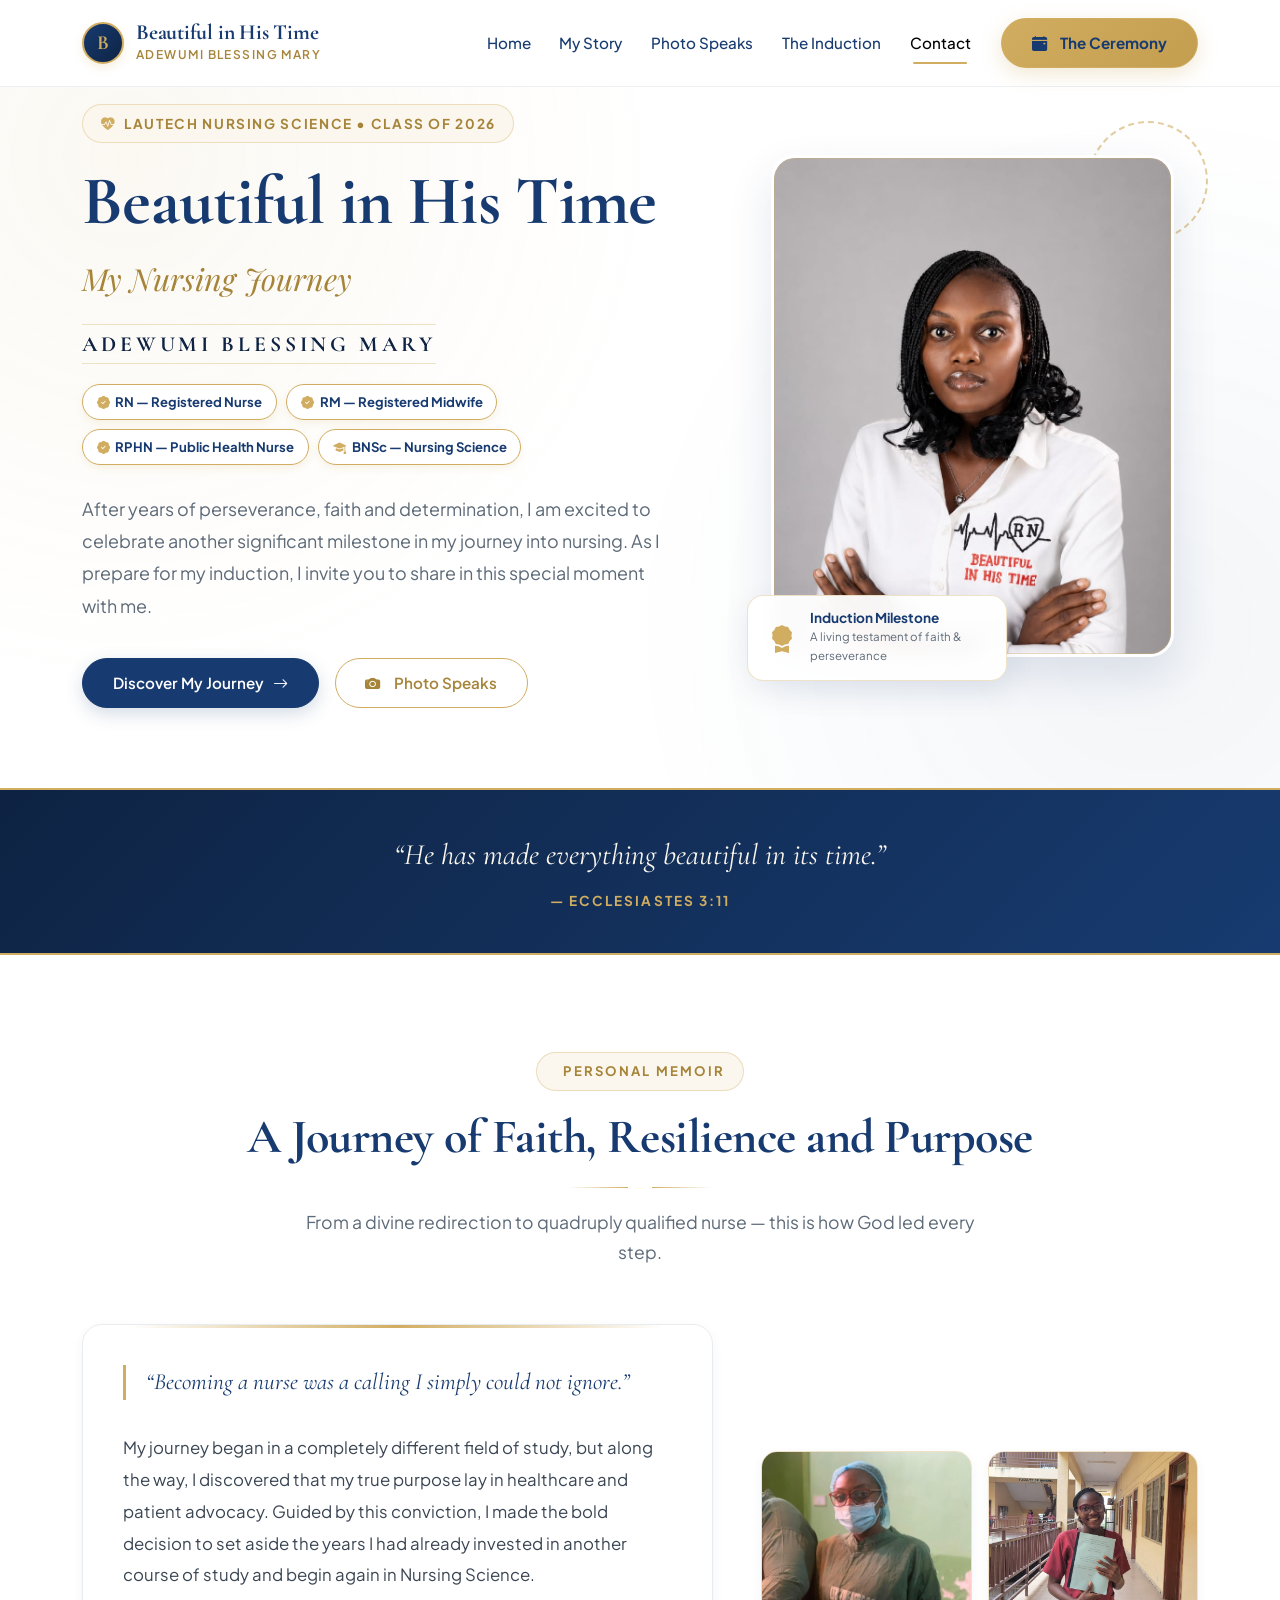
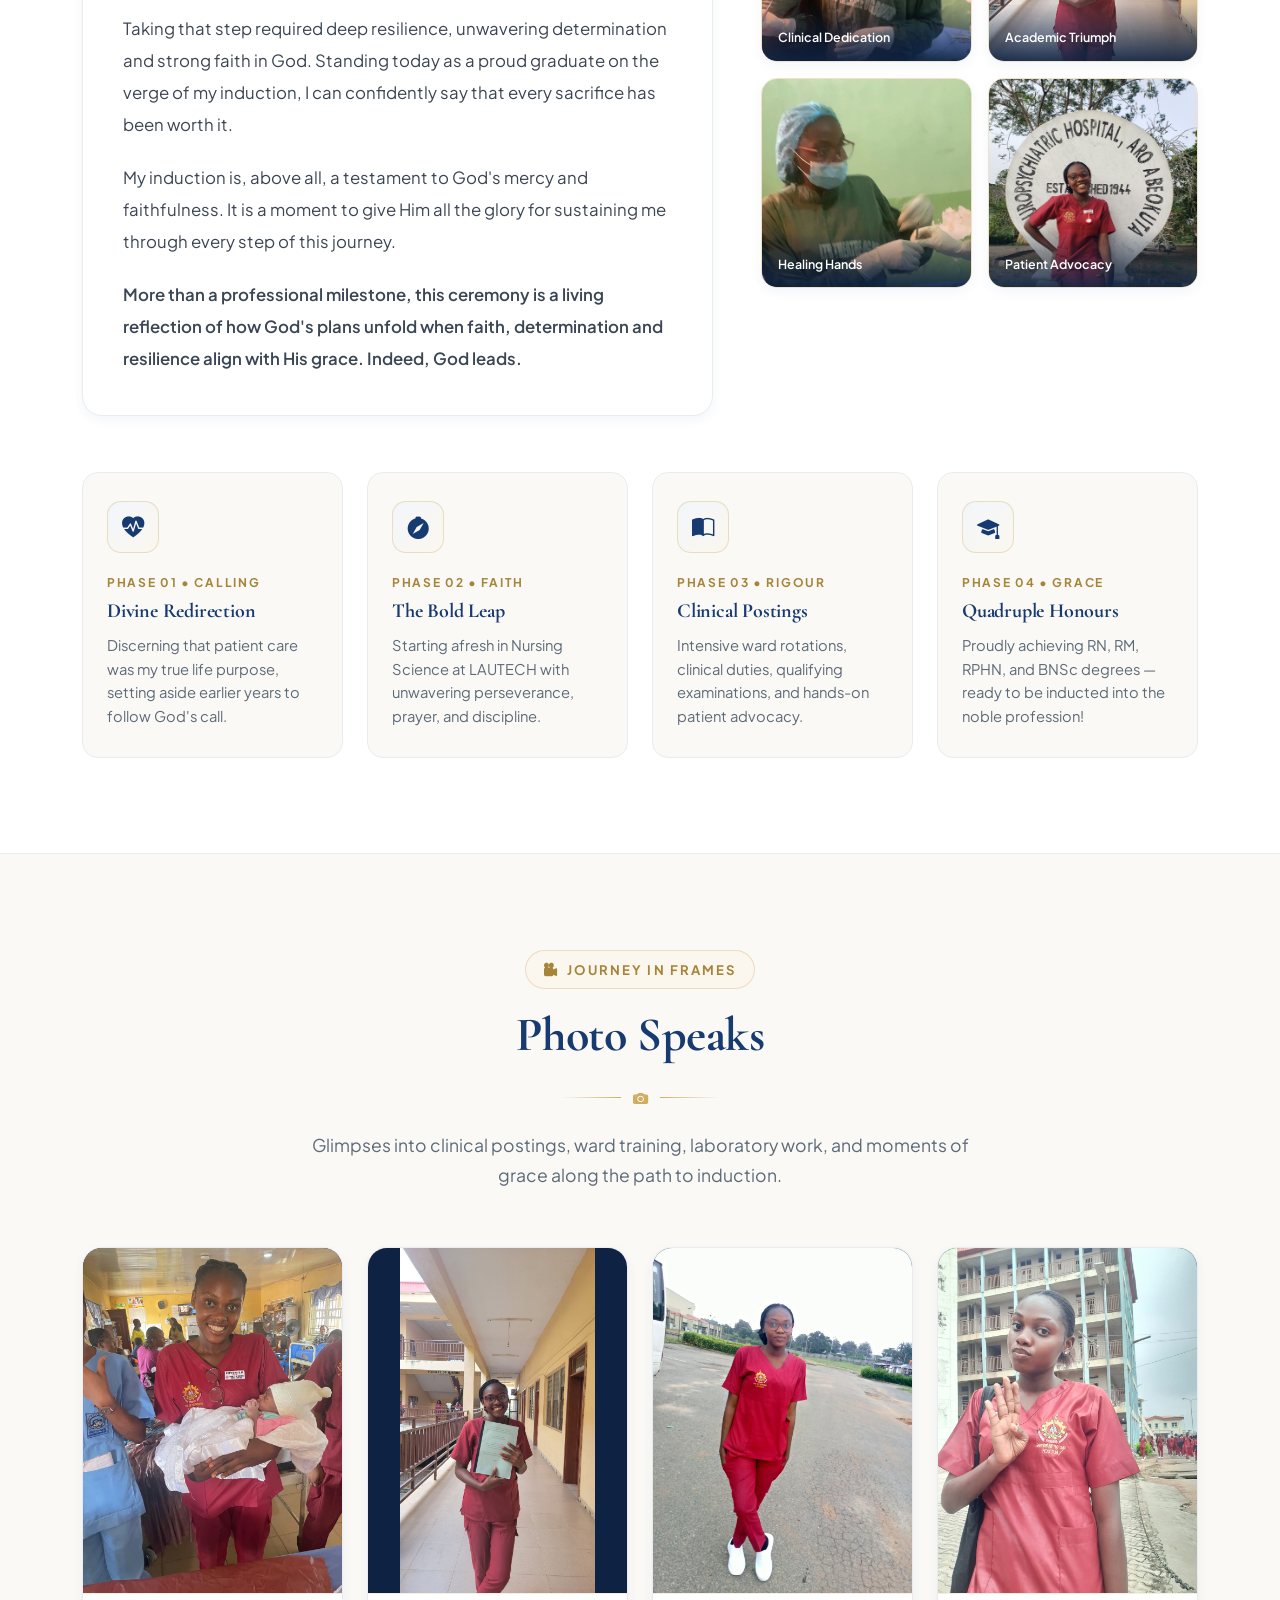
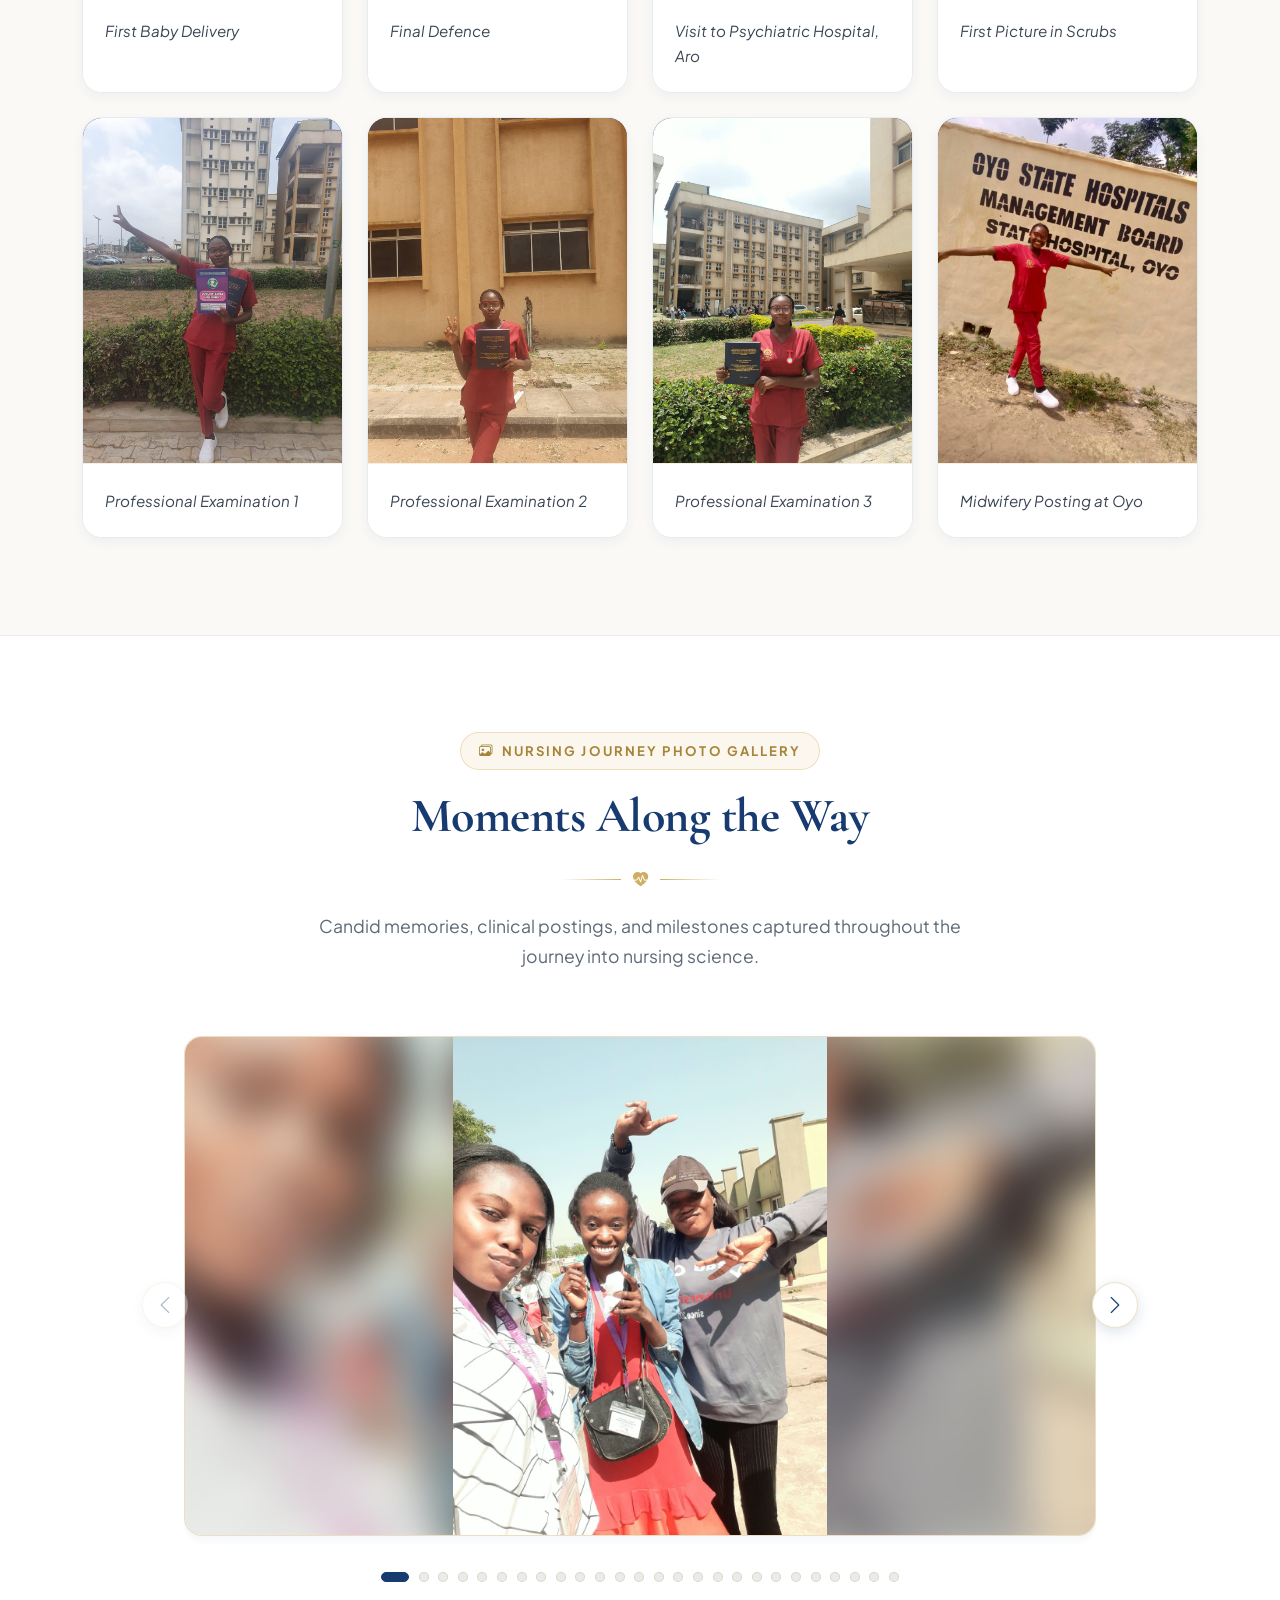
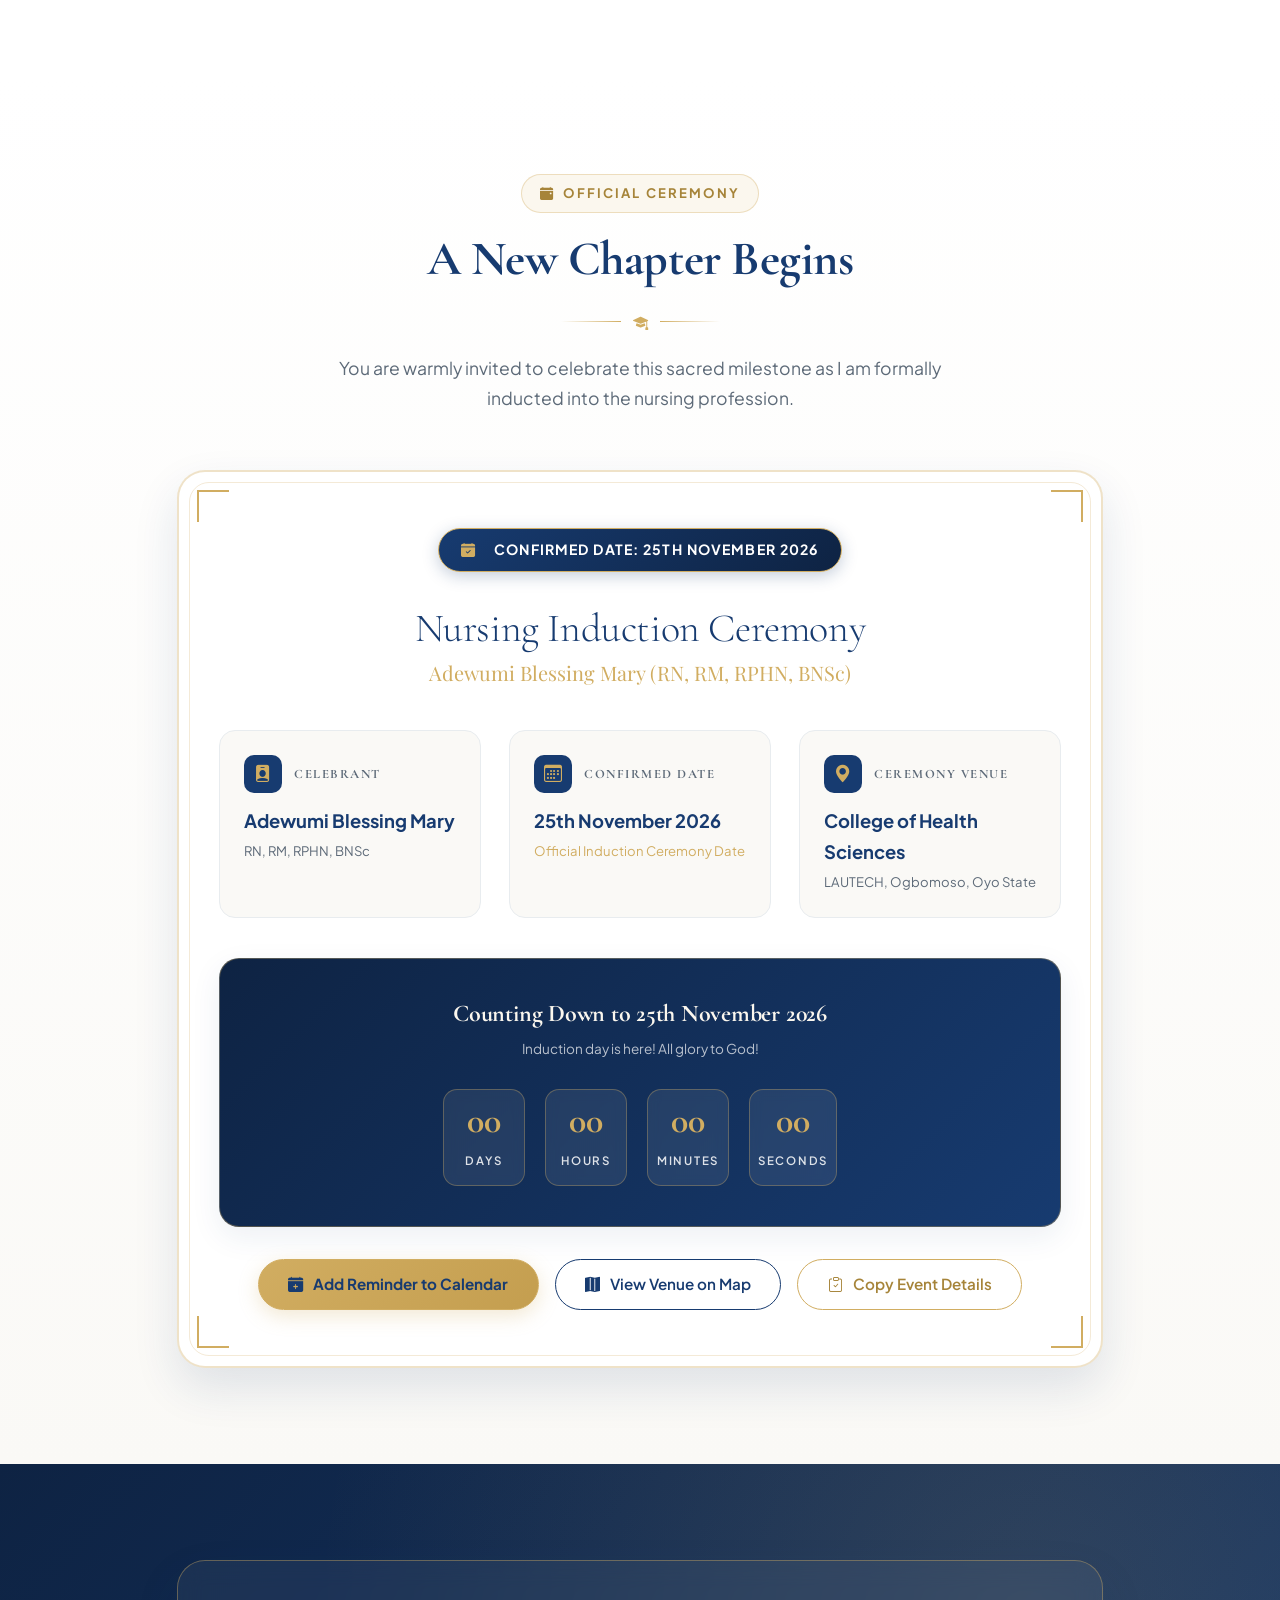
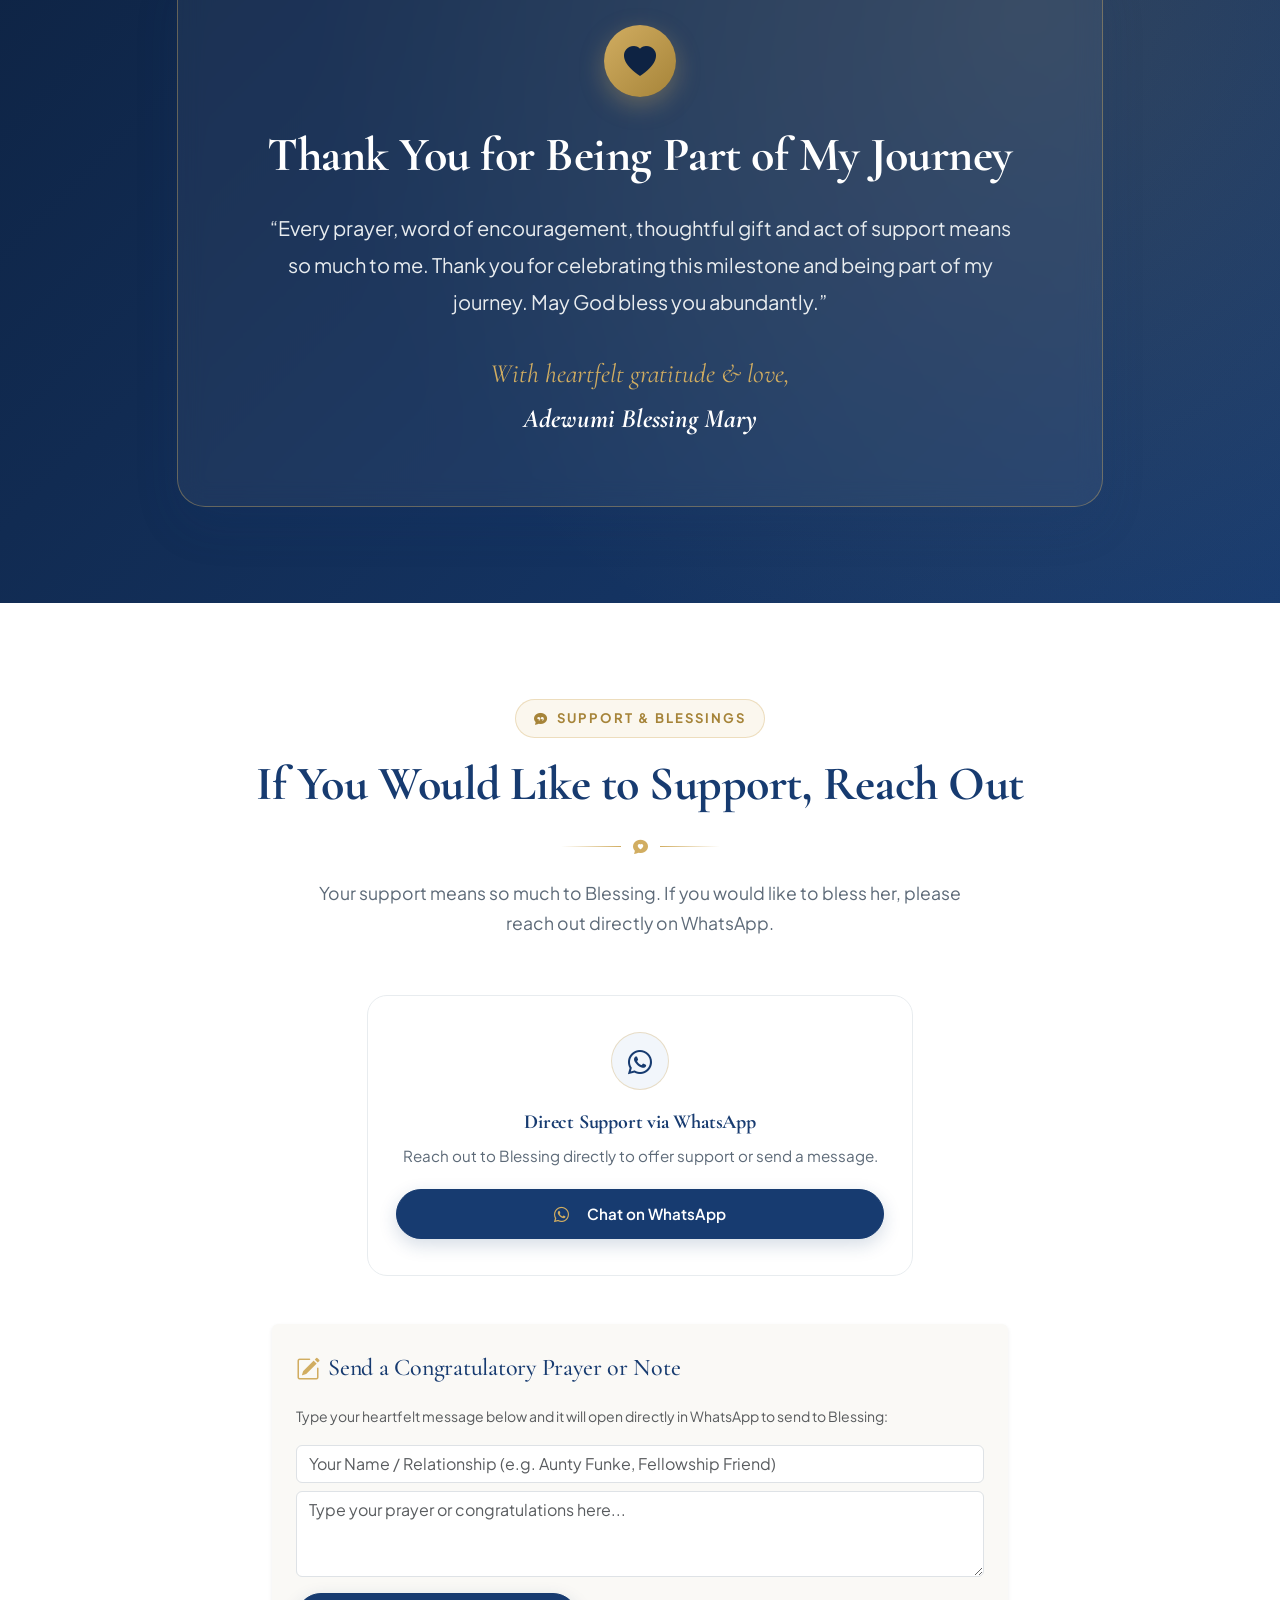
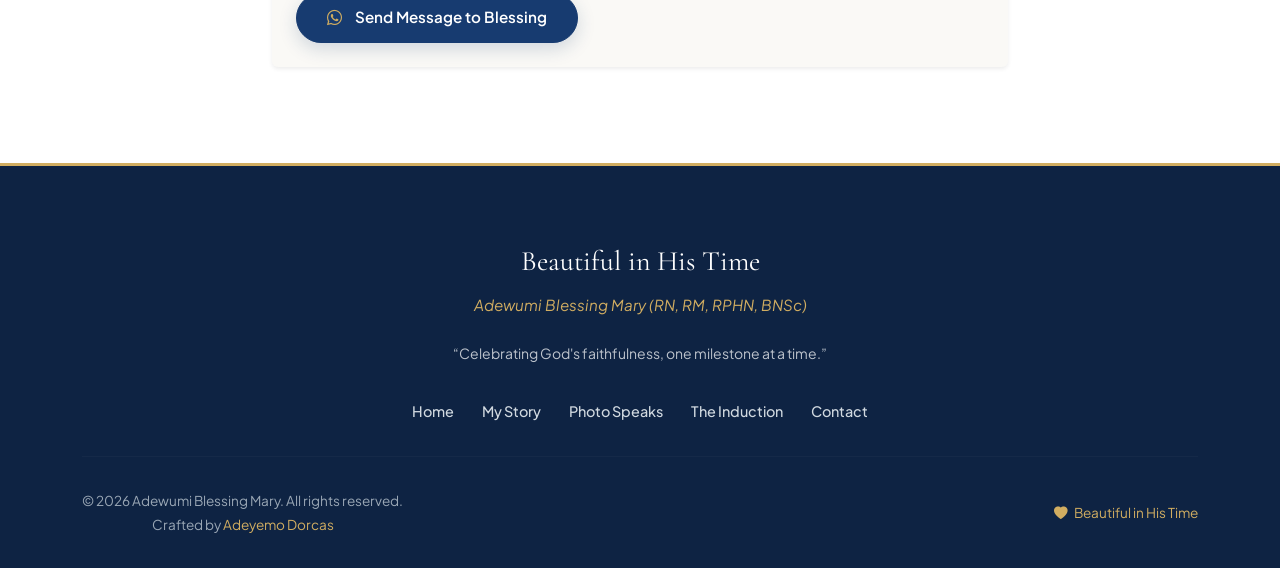
<file: index.html>
<!doctype html>
<html lang="en">
  <head>
    <meta charset="UTF-8" />
    <meta name="viewport" content="width=device-width, initial-scale=1.0" />
    <meta http-equiv="X-UA-Compatible" content="ie=edge" />

    <title>
      Beautiful in His Time | Adewumi Blessing Mary (RN, RM, RPHN, BNSc) -
      Nursing Induction
    </title>
    <meta
      name="description"
      content="Personal celebration and nursing induction website for Adewumi Blessing Mary (RN, RM, RPHN, BNSc). College of Health Sciences, LAUTECH, November 2026."
    />

    <!-- Open Graph / Social Sharing Meta Tags -->
    <meta property="og:type" content="website" />
    <meta
      property="og:title"
      content="Beautiful in His Time — Adewumi Blessing Mary's Nursing Induction"
    />
    <meta
      property="og:description"
      content="Celebrating God's faithfulness, resilience and purpose as Adewumi Blessing Mary prepares for her Nursing Induction Ceremony at LAUTECH."
    />
    <meta
      property="og:image"
      content="https://images.unsplash.com/photo-1573496359142-b8d87734a5a2?auto=format&fit=crop&w=1200&q=80"
    />

    <!-- Google Fonts: Cormorant Garamond, Playfair Display & Plus Jakarta Sans -->
    <link rel="preconnect" href="https://fonts.googleapis.com" />
    <link rel="preconnect" href="https://fonts.gstatic.com" crossorigin />
    <link
      href="https://fonts.googleapis.com/css2?family=Cormorant+Garamond:ital,wght@0,500;0,600;0,700;1,400;1,600;1,700&family=Playfair+Display:ital,wght@0,600;0,700;1,400;1,600&family=Plus+Jakarta+Sans:wght@400;500;600;700;800&display=swap"
      rel="stylesheet"
    />

    <!-- Bootstrap 5 CSS -->
    <link
      href="https://cdn.jsdelivr.net/npm/bootstrap@5.3.3/dist/css/bootstrap.min.css"
      rel="stylesheet"
      integrity="sha384-QWTKZyjpPEjISv5WaRU9OFeRpok6YctnYmDr5pNlyT2bRjXh0JMhjY6hW+ALEwIH"
      crossorigin="anonymous"
    />

    <!-- Bootstrap Icons -->
    <link
      rel="stylesheet"
      href="https://cdn.jsdelivr.net/npm/bootstrap-icons@1.11.3/font/bootstrap-icons.min.css"
    />

    <!-- Custom Stylesheet -->
    <link rel="stylesheet" href="assets/css/style.css" />
  </head>
  <body
    id="home"
    data-bs-spy="scroll"
    data-bs-target="#mainNavbar"
    data-bs-offset="100"
  >
    <!-- ====================================================================
       1. NAVIGATION BAR
       ==================================================================== -->
    <nav
      id="mainNavbar"
      class="navbar navbar-expand-lg navbar-custom fixed-top"
    >
      <div class="container">
        <a class="navbar-brand navbar-brand-wrapper" href="#home">
          <span class="brand-monogram">B</span>
          <div>
            <span class="brand-text-title d-block">Beautiful in His Time</span>
            <span class="brand-text-sub d-block">Adewumi Blessing Mary</span>
          </div>
        </a>

        <button
          class="navbar-toggler"
          type="button"
          data-bs-toggle="collapse"
          data-bs-target="#navbarContent"
          aria-controls="navbarContent"
          aria-expanded="false"
          aria-label="Toggle navigation"
        >
          <i class="bi bi-list"></i>
        </button>

        <div class="collapse navbar-collapse" id="navbarContent">
          <ul class="navbar-nav ms-auto align-items-lg-center">
            <li class="nav-item">
              <a class="nav-link nav-link-custom active" href="#home">Home</a>
            </li>
            <li class="nav-item">
              <a class="nav-link nav-link-custom" href="#story">My Story</a>
            </li>
            <li class="nav-item">
              <a class="nav-link nav-link-custom" href="#photospeaks"
                >Photo Speaks</a
              >
            </li>
            <li class="nav-item">
              <a class="nav-link nav-link-custom" href="#induction"
                >The Induction</a
              >
            </li>
            <li class="nav-item">
              <a class="nav-link nav-link-custom" href="#contact">Contact</a>
            </li>
            <li class="nav-item ms-lg-3 mt-3 mt-lg-0">
              <a class="btn btn-accent-gold" href="#induction">
                <i class="bi bi-calendar-event-fill me-1"></i>
                <span>The Ceremony</span>
              </a>
            </li>
          </ul>
        </div>
      </div>
    </nav>

    <!-- ====================================================================
       2. HERO SECTION
       ==================================================================== -->
    <section class="hero-section">
      <div class="container">
        <div class="row align-items-center">
          <!-- Text Column -->
          <div class="col-lg-7 text-center text-lg-start pe-lg-4">
            <div class="hero-subheading-badge">
              <i class="bi bi-heart-pulse-fill text-gold"></i>
              <span>LAUTECH Nursing Science • Class of 2026</span>
            </div>

            <h1 class="hero-main-heading">Beautiful in His Time</h1>
            <p class="hero-supporting-title">My Nursing Journey</p>

            <div class="hero-name-badge">
              <h2>Adewumi Blessing Mary</h2>
            </div>

            <!-- Credentials Pills -->
            <div class="credentials-wrapper">
              <span class="credential-pill" title="Registered Nurse">
                <i class="bi bi-patch-check-fill text-gold"></i> RN &mdash;
                Registered Nurse
              </span>
              <span class="credential-pill" title="Registered Midwife">
                <i class="bi bi-patch-check-fill text-gold"></i> RM &mdash;
                Registered Midwife
              </span>
              <span
                class="credential-pill"
                title="Registered Public Health Nurse"
              >
                <i class="bi bi-patch-check-fill text-gold"></i> RPHN &mdash;
                Public Health Nurse
              </span>
              <span class="credential-pill" title="Bachelor of Nursing Science">
                <i class="bi bi-mortarboard-fill text-gold"></i> BNSc &mdash;
                Nursing Science
              </span>
            </div>

            <p class="hero-lead-text">
              After years of perseverance, faith and determination, I am excited
              to celebrate another significant milestone in my journey into
              nursing. As I prepare for my induction, I invite you to share in
              this special moment with me.
            </p>

            <div class="hero-actions">
              <a href="#story" class="btn btn-primary-blue">
                <span>Discover My Journey</span>
                <i class="bi bi-arrow-right"></i>
              </a>
              <a href="#photospeaks" class="btn btn-outline-gold">
                <i class="bi bi-camera-fill me-1"></i>
                <span>Photo Speaks</span>
              </a>
            </div>
          </div>

          <!-- Portrait Column -->
          <div class="col-lg-5 mt-5 mt-lg-0">
            <div class="hero-image-container">
              <div class="hero-accent-circle"></div>

              <div
                class="hero-image-frame"
                oncontextmenu="return false;"
              >
                <!-- <span class="placeholder-note-badge">
                  <i class="bi bi-camera me-1"></i> Placeholder Portrait
                </span> -->
                <img
                  src="assets/images/third_personal.jpeg"
                  alt="Adewumi Blessing Mary - Nursing Induction Placeholder Portrait"
                  class="hero-image"
                  draggable="false"
                  onerror="handleImgFallback(this, 'Blessing Mary')"
                />
              </div>

              <!-- Floating Accent Badge -->
              <div class="hero-accent-card">
                <i class="bi bi-award-fill"></i>
                <div>
                  <div class="hero-accent-title">Induction Milestone</div>
                  <div class="hero-accent-desc">
                    A living testament of faith &amp; perseverance
                  </div>
                </div>
              </div>
            </div>
          </div>
        </div>
      </div>
    </section>

    <!-- ====================================================================
       SCRIPTURE STRIP
       ==================================================================== -->
    <aside class="scripture-strip" aria-label="Scripture citation">
      <div class="container text-center">
        <div class="row justify-content-center">
          <div class="col-lg-9">
            <p class="scripture-quote-text">
              &ldquo;He has made everything beautiful in its time.&rdquo;
            </p>
            <span class="scripture-citation">&mdash; Ecclesiastes 3:11</span>
          </div>
        </div>
      </div>
    </aside>

    <!-- ====================================================================
       3. MY STORY SECTION
       ==================================================================== -->
    <section id="story" class="story-section">
      <div class="container">
        <!-- Section Header -->
        <div class="section-header text-center">
          <div class="section-tag">
            <i class="bi bi-book-heart-fill"></i>
            <span>Personal Memoir</span>
          </div>
          <h2 class="section-title">
            A Journey of Faith, Resilience and Purpose
          </h2>
          <div class="section-divider">
            <span class="line"></span>
            <i class="bi bi-cross text-gold"></i>
            <span class="line"></span>
          </div>
          <p class="section-subtitle">
            From a divine redirection to quadruply qualified nurse &mdash; this
            is how God led every step.
          </p>
        </div>

        <!-- Narrative & Collage Row -->
        <div class="row align-items-center g-5">
          <!-- Story Text -->
          <div class="col-lg-7">
            <div class="story-narrative-card reveal-on-scroll">
              <div class="story-lead-quote">
                &ldquo;Becoming a nurse was a calling I simply could not
                ignore.&rdquo;
              </div>

              <div class="story-narrative-text">
                <p>
                  My journey began in a completely different field of study, but
                  along the way, I discovered that my true purpose lay in
                  healthcare and patient advocacy. Guided by this conviction, I
                  made the bold decision to set aside the years I had already
                  invested in another course of study and begin again in Nursing
                  Science.
                </p>
                <p>
                  Taking that step required deep resilience, unwavering
                  determination and strong faith in God. Standing today as a
                  proud graduate on the verge of my induction, I can confidently
                  say that every sacrifice has been worth it.
                </p>
                <p>
                  My induction is, above all, a testament to God's mercy and
                  faithfulness. It is a moment to give Him all the glory for
                  sustaining me through every step of this journey.
                </p>
                <p class="highlight-faith">
                  More than a professional milestone, this ceremony is a living
                  reflection of how God's plans unfold when faith, determination
                  and resilience align with His grace. Indeed, God leads.
                </p>
              </div>
            </div>
          </div>

          <!-- Collage Grid -->
          <div class="col-lg-5">
            <div class="journey-collage reveal-on-scroll delay-1">
              <div class="collage-item" oncontextmenu="return false;">
                <img
                  src="assets/images/story_pic2.jpg"
                  alt="Clinical practice and stethoscope"
                  loading="lazy"
                  draggable="false"
                  onerror="handleImgFallback(this, 'Clinical Practice')"
                />
                <div class="collage-caption">Clinical Dedication</div>
              </div>
              <div class="collage-item" oncontextmenu="return false;">
                <img
                  src="assets/images/sixteen.jpeg"
                  alt="Academic milestone and achievement"
                  style="object-position: center 65%;"
                  loading="lazy"
                  draggable="false"
                  onerror="handleImgFallback(this, 'Academic Milestone')"
                />
                <div class="collage-caption">Academic Triumph</div>
              </div>
              <div class="collage-item" oncontextmenu="return false;">
                <img
                  src="assets/images/story_pic3.jpg"
                  alt="Hospital wards and healthcare learning"
                  loading="lazy"
                  draggable="false"
                  onerror="handleImgFallback(this, 'Hospital Ward')"
                />
                <div class="collage-caption">Healing Hands</div>
              </div>
              <div class="collage-item" oncontextmenu="return false;">
                <img
                  src="assets/images/story_pic1.jpg"
                  alt="Compassionate patient nursing"
                  loading="lazy"
                  draggable="false"
                  onerror="handleImgFallback(this, 'Compassionate Care')"
                />
                <div class="collage-caption">Patient Advocacy</div>
              </div>
            </div>
          </div>
        </div>

        <!-- Key Milestones -->
        <div class="milestones-wrapper">
          <div class="row g-4">
            <div class="col-md-6 col-lg-3 reveal-on-scroll">
              <div class="milestone-card">
                <div class="milestone-icon-wrapper">
                  <i class="bi bi-heart-pulse-fill"></i>
                </div>
                <div class="milestone-phase">Phase 01 &bull; Calling</div>
                <h4 class="milestone-title">Divine Redirection</h4>
                <p class="milestone-desc">
                  Discerning that patient care was my true life purpose, setting
                  aside earlier years to follow God's call.
                </p>
              </div>
            </div>

            <div class="col-md-6 col-lg-3 reveal-on-scroll delay-1">
              <div class="milestone-card">
                <div class="milestone-icon-wrapper">
                  <i class="bi bi-compass-fill"></i>
                </div>
                <div class="milestone-phase">Phase 02 &bull; Faith</div>
                <h4 class="milestone-title">The Bold Leap</h4>
                <p class="milestone-desc">
                  Starting afresh in Nursing Science at LAUTECH with unwavering
                  perseverance, prayer, and discipline.
                </p>
              </div>
            </div>

            <div class="col-md-6 col-lg-3 reveal-on-scroll delay-2">
              <div class="milestone-card">
                <div class="milestone-icon-wrapper">
                  <i class="bi bi-book-half"></i>
                </div>
                <div class="milestone-phase">Phase 03 &bull; Rigour</div>
                <h4 class="milestone-title">Clinical Postings</h4>
                <p class="milestone-desc">
                  Intensive ward rotations, clinical duties, qualifying
                  examinations, and hands-on patient advocacy.
                </p>
              </div>
            </div>

            <div class="col-md-6 col-lg-3 reveal-on-scroll delay-3">
              <div class="milestone-card">
                <div class="milestone-icon-wrapper">
                  <i class="bi bi-mortarboard-fill"></i>
                </div>
                <div class="milestone-phase">Phase 04 &bull; Grace</div>
                <h4 class="milestone-title">Quadruple Honours</h4>
                <p class="milestone-desc">
                  Proudly achieving RN, RM, RPHN, and BNSc degrees &mdash; ready
                  to be inducted into the noble profession!
                </p>
              </div>
            </div>
          </div>
        </div>
      </div>
    </section>

    <!-- ====================================================================
       3B. PHOTO SPEAKS SECTION (7 Featured Photographs with Captions)
       ==================================================================== -->
    <section id="photospeaks" class="photo-speaks-section">
      <div class="container">
        <div class="section-header text-center">
          <div class="section-tag">
            <i class="bi bi-camera-reels-fill"></i>
            <span>Journey in Frames</span>
          </div>
          <h2 class="section-title">Photo Speaks</h2>
          <div class="section-divider">
            <span class="line"></span>
            <i class="bi bi-camera-fill text-gold"></i>
            <span class="line"></span>
          </div>
          <p class="section-subtitle">
            Glimpses into clinical postings, ward training, laboratory work, and
            moments of grace along the path to induction.
          </p>
        </div>

        <!-- Eight selected photos with captions -->
        <div class="row g-4">
          <div class="col-md-6 col-lg-3 reveal-on-scroll">
            <div class="photo-speaks-card">
              <div class="photo-speaks-img-box">
                <img
                  src="assets/images/seventeenth.jpeg"
                  alt="First Baby Delivery"
                  class="photo-speaks-img"
                  loading="lazy"
                  draggable="false"
                />
              </div>
              <div class="photo-speaks-body">
                <p class="photo-speaks-caption">First Baby Delivery</p>
              </div>
            </div>
          </div>
          <div class="col-md-6 col-lg-3 reveal-on-scroll delay-1">
            <div class="photo-speaks-card">
              <div class="photo-speaks-img-box">
                <img
                  src="assets/images/sixteen.jpeg"
                  alt="Final Defence"
                  class="photo-speaks-img"
                  loading="lazy"
                  draggable="false"
                />
              </div>
              <div class="photo-speaks-body">
                <p class="photo-speaks-caption">Final Defence</p>
              </div>
            </div>
          </div>
          <div class="col-md-6 col-lg-3 reveal-on-scroll delay-2">
            <div class="photo-speaks-card">
              <div class="photo-speaks-img-box">
                <img
                  src="assets/images/nineteenth.jpeg"
                  alt="Visit to Psychiatric Hospital, Aro"
                  class="photo-speaks-img"
                  loading="lazy"
                  draggable="false"
                />
              </div>
              <div class="photo-speaks-body">
                <p class="photo-speaks-caption">
                  Visit to Psychiatric Hospital, Aro
                </p>
              </div>
            </div>
          </div>
          <div class="col-md-6 col-lg-3 reveal-on-scroll delay-3">
            <div class="photo-speaks-card">
              <div class="photo-speaks-img-box">
                <img
                  src="assets/images/fifth.jpeg"
                  alt="First Picture in Scrubs"
                  class="photo-speaks-img"
                  loading="lazy"
                  draggable="false"
                />
              </div>
              <div class="photo-speaks-body">
                <p class="photo-speaks-caption">First Picture in Scrubs</p>
              </div>
            </div>
          </div>
          <div class="col-md-6 col-lg-3 reveal-on-scroll">
            <div class="photo-speaks-card">
              <div class="photo-speaks-img-box">
                <img
                  src="assets/images/tweleth.jpeg"
                  alt="Professional Examination 1"
                  class="photo-speaks-img"
                  loading="lazy"
                  draggable="false"
                />
              </div>
              <div class="photo-speaks-body">
                <p class="photo-speaks-caption">Professional Examination 1</p>
              </div>
            </div>
          </div>
          <div class="col-md-6 col-lg-3 reveal-on-scroll delay-1">
            <div class="photo-speaks-card">
              <div class="photo-speaks-img-box">
                <img
                  src="assets/images/eleventh.jpeg"
                  alt="Professional Examination 2"
                  class="photo-speaks-img"
                  loading="lazy"
                  draggable="false"
                />
              </div>
              <div class="photo-speaks-body">
                <p class="photo-speaks-caption">Professional Examination 2</p>
              </div>
            </div>
          </div>
          <div class="col-md-6 col-lg-3 reveal-on-scroll delay-2">
            <div class="photo-speaks-card">
              <div class="photo-speaks-img-box">
                <img
                  src="assets/images/thirteen.jpeg"
                  alt="Professional Examination 3"
                  class="photo-speaks-img"
                  loading="lazy"
                  draggable="false"
                />
              </div>
              <div class="photo-speaks-body">
                <p class="photo-speaks-caption">Professional Examination 3</p>
              </div>
            </div>
          </div>
          <div class="col-md-6 col-lg-3 reveal-on-scroll delay-3">
            <div class="photo-speaks-card">
              <div class="photo-speaks-img-box">
                <img
                  src="assets/images/twentieth.jpg"
                  alt="Midwifery Posting at Oyo"
                  class="photo-speaks-img"
                  loading="lazy"
                  draggable="false"
                />
              </div>
              <div class="photo-speaks-body">
                <p class="photo-speaks-caption">Midwifery Posting at Oyo</p>
              </div>
            </div>
          </div>
        </div>
      </div>
    </section>

    <!-- ====================================================================
       3C. MOMENTS ALONG THE WAY (Carousel Photo Gallery - Without Captions)
       ==================================================================== -->
    <section id="gallery" class="moments-gallery-section">
      <div class="container">
        <div class="section-header text-center">
          <div class="section-tag">
            <i class="bi bi-images"></i>
            <span>Nursing Journey Photo Gallery</span>
          </div>
          <h2 class="section-title">Moments Along the Way</h2>
          <div class="section-divider">
            <span class="line"></span>
            <i class="bi bi-heart-pulse-fill text-gold"></i>
            <span class="line"></span>
          </div>
          <p class="section-subtitle">
            Candid memories, clinical postings, and milestones captured
            throughout the journey into nursing science.
          </p>
        </div>

        <!-- Responsive Moments Carousel Container -->
        <div class="moments-carousel-wrapper">
          <!-- Navigation Arrows -->
          <button
            type="button"
            class="moments-carousel-arrow prev"
            id="carouselPrevBtn"
            aria-label="Previous photographs"
          >
            <i class="bi bi-chevron-left"></i>
          </button>
          <button
            type="button"
            class="moments-carousel-arrow next"
            id="carouselNextBtn"
            aria-label="Next photographs"
          >
            <i class="bi bi-chevron-right"></i>
          </button>

          <!-- Carousel Viewport & Track -->
          <div class="moments-carousel-viewport" id="momentsCarouselViewport">
            <div class="moments-carousel-track" id="momentsCarouselTrack">
              <!-- Dynamically populated from SITE_DATA.momentsGallery by initMomentsCarousel() -->
            </div>
          </div>

          <!-- Pagination Indicators / Dots -->
          <div
            class="moments-carousel-dots"
            id="momentsCarouselDots"
            aria-label="Carousel pagination"
          ></div>
        </div>
      </div>
    </section>

    <!-- ====================================================================
       4. INDUCTION DETAILS SECTION
       ==================================================================== -->
    <section id="induction" class="induction-section">
      <div class="container">
        <!-- Section Header -->
        <div class="section-header text-center">
          <div class="section-tag">
            <i class="bi bi-calendar-event-fill"></i>
            <span>Official Ceremony</span>
          </div>
          <h2 class="section-title">A New Chapter Begins</h2>
          <div class="section-divider">
            <span class="line"></span>
            <i class="bi bi-mortarboard-fill text-gold"></i>
            <span class="line"></span>
          </div>
          <p class="section-subtitle">
            You are warmly invited to celebrate this sacred milestone as I am
            formally inducted into the nursing profession.
          </p>
        </div>

        <!-- Invitation Card Wrapper -->
        <div class="row justify-content-center">
          <div class="col-lg-10">
            <div class="invitation-card text-center reveal-on-scroll">
              <!-- Corner Ornaments -->
              <div class="invitation-corner-accent corner-top-left"></div>
              <div class="invitation-corner-accent corner-top-right"></div>
              <div class="invitation-corner-accent corner-bottom-left"></div>
              <div class="invitation-corner-accent corner-bottom-right"></div>

              <!-- Date Status Badge (Confirmed) -->
              <div class="status-badge-confirmed">
                <i class="bi bi-calendar-check-fill text-gold me-2"></i>
                <span>Confirmed Date: 25th November 2026</span>
              </div>

              <h3 class="display-6 font-heading text-blue mb-1">
                Nursing Induction Ceremony
              </h3>
              <p class="text-gold font-subheading fs-5 mb-4">
                Adewumi Blessing Mary (RN, RM, RPHN, BNSc)
              </p>

              <!-- Event Details Grid -->
              <div class="event-details-grid">
                <!-- Celebrant -->
                <div class="event-info-box">
                  <div class="info-box-header">
                    <div class="info-icon-badge">
                      <i class="bi bi-person-badge-fill"></i>
                    </div>
                    <h4 class="info-label">Celebrant</h4>
                  </div>
                  <div class="info-value">Adewumi Blessing Mary</div>
                  <div class="info-note">RN, RM, RPHN, BNSc</div>
                </div>

                <!-- Confirmed Date -->
                <div class="event-info-box">
                  <div class="info-box-header">
                    <div class="info-icon-badge">
                      <i class="bi bi-calendar3"></i>
                    </div>
                    <h4 class="info-label">Confirmed Date</h4>
                  </div>
                  <div class="info-value">25th November 2026</div>
                  <div class="info-note text-gold">
                    Official Induction Ceremony Date
                  </div>
                </div>

                <!-- Venue -->
                <div class="event-info-box">
                  <div class="info-box-header">
                    <div class="info-icon-badge">
                      <i class="bi bi-geo-alt-fill"></i>
                    </div>
                    <h4 class="info-label">Ceremony Venue</h4>
                  </div>
                  <div class="info-value">College of Health Sciences</div>
                  <div class="info-note">LAUTECH, Ogbomoso, Oyo State</div>
                </div>
              </div>

              <!-- Countdown Timer Container -->
              <div class="countdown-container">
                <h4 class="countdown-heading">
                  Counting Down to 25th November 2026
                </h4>
                <p id="countdown-status-note" class="countdown-subnote">
                  Induction Ceremony Day &bull; College of Health Sciences,
                  LAUTECH
                </p>

                <div class="countdown-grid">
                  <div class="countdown-unit">
                    <span id="countdown-days" class="countdown-num">--</span>
                    <span class="countdown-label">Days</span>
                  </div>
                  <div class="countdown-unit">
                    <span id="countdown-hours" class="countdown-num">--</span>
                    <span class="countdown-label">Hours</span>
                  </div>
                  <div class="countdown-unit">
                    <span id="countdown-minutes" class="countdown-num">--</span>
                    <span class="countdown-label">Minutes</span>
                  </div>
                  <div class="countdown-unit">
                    <span id="countdown-seconds" class="countdown-num">--</span>
                    <span class="countdown-label">Seconds</span>
                  </div>
                </div>
              </div>

              <!-- Event Action Buttons -->
              <div class="event-actions-bar">
                <a
                  id="btnAddToCalendar"
                  href="#induction"
                  class="btn btn-accent-gold"
                >
                  <i class="bi bi-calendar-plus-fill"></i>
                  <span>Add Reminder to Calendar</span>
                </a>

                <a
                  href="https://www.google.com/maps/search/College+of+Health+Sciences+LAUTECH+Ogbomoso"
                  target="_blank"
                  rel="noopener noreferrer"
                  class="btn btn-outline-blue"
                >
                  <i class="bi bi-map-fill"></i>
                  <span>View Venue on Map</span>
                </a>

                <button
                  id="btnCopyEventDetails"
                  type="button"
                  class="btn btn-outline-gold"
                >
                  <i class="bi bi-clipboard-check"></i>
                  <span>Copy Event Details</span>
                </button>
              </div>
            </div>
          </div>
        </div>
      </div>
    </section>

    <!-- ====================================================================
       5. WISHLIST SECTION (COMMENTED OUT AS PER INSTRUCTION - PRESERVED FOR REFERENCE)
       Wishlist and support items are hosted on the separate support page (support.html)
  ====================================================================
  <section id="wishlist" class="wishlist-section">
    <div class="container">
      <div class="section-header text-center">
        <div class="section-tag">
          <i class="bi bi-gift-fill"></i>
          <span>Support &amp; Registry</span>
        </div>
        <h2 class="section-title">A Little Help Goes a Long Way</h2>
        <div class="section-divider">
          <span class="line"></span>
          <i class="bi bi-heart-fill text-gold"></i>
          <span class="line"></span>
        </div>
        <p class="section-subtitle">
          As I prepare for this new chapter, there are a few essentials that would make this milestone even more special. If you would like to support me, here are some of the things on my wishlist. Every gesture, no matter how big or small, is deeply appreciated.
        </p>
      </div>

      <div class="wishlist-filter-wrapper">
        <button type="button" class="filter-btn active" data-category="all">
          <i class="bi bi-grid-fill me-1"></i> All Items (8)
        </button>
        <button type="button" class="filter-btn" data-category="attire">
          <i class="bi bi-bag-heart-fill me-1"></i> Ceremony &amp; Attire
        </button>
        <button type="button" class="filter-btn" data-category="clinical">
          <i class="bi bi-bandaid-fill me-1"></i> Clinical Essentials
        </button>
        <button type="button" class="filter-btn" data-category="keepsake">
          <i class="bi bi-camera-reels-fill me-1"></i> Studio &amp; Keepsakes
        </button>
      </div>

      <div id="wishlist-grid" class="row">
      </div>

      <div class="general-support-card reveal-on-scroll">
        <div class="row align-items-center justify-content-center">
          <div class="col-lg-8">
            <h3 class="general-support-title">Would you like to send a custom blessing or gift?</h3>
            <p class="general-support-text">
              If you wish to bless Blessing with a financial token of love, prayers, or a tailored gift beyond the items listed, please connect directly via WhatsApp. Your support is deeply treasured!
            </p>
            <a 
              href="https://wa.me/2348107144535?text=Hello%20Blessing%2C%20I%20would%20love%20to%20send%20a%20support%20token%20and%20congratulations%20for%20your%20nursing%20induction!" 
              target="_blank" 
              rel="noopener noreferrer" 
              class="btn btn-primary-blue"
            >
              <i class="bi bi-whatsapp text-gold"></i>
              <span>Send Blessing via WhatsApp</span>
            </a>
          </div>
        </div>
      </div>
    </div>
  </section>
  ==================================================================== -->

    <!-- ====================================================================
       6. APPRECIATION SECTION
       ==================================================================== -->
    <section class="appreciation-section">
      <div class="container">
        <div class="row justify-content-center">
          <div class="col-lg-10">
            <div class="appreciation-card reveal-on-scroll">
              <div class="appreciation-icon">
                <i class="bi bi-heart-fill"></i>
              </div>
              <h2 class="appreciation-title">
                Thank You for Being Part of My Journey
              </h2>
              <p class="appreciation-message">
                &ldquo;Every prayer, word of encouragement, thoughtful gift and
                act of support means so much to me. Thank you for celebrating
                this milestone and being part of my journey. May God bless you
                abundantly.&rdquo;
              </p>
              <div class="appreciation-signature">
                With heartfelt gratitude &amp; love,<br />
                <strong class="text-white">Adewumi Blessing Mary</strong>
              </div>
            </div>
          </div>
        </div>
      </div>
    </section>

    <!-- ====================================================================
       7. CONTACT & BLESSINGS SECTION
       ==================================================================== -->
    <section id="contact" class="contact-section">
      <div class="container">
        <!-- Section Header -->
        <div class="section-header text-center">
          <div class="section-tag">
            <i class="bi bi-chat-quote-fill"></i>
            <span>SUPPORT &amp; BLESSINGS</span>
          </div>
          <h2 class="section-title">
            If You Would Like to Support, Reach Out
          </h2>
          <div class="section-divider">
            <span class="line"></span>
            <i class="bi bi-chat-heart-fill text-gold"></i>
            <span class="line"></span>
          </div>
          <p class="section-subtitle">
            Your support means so much to Blessing. If you would like to bless
            her, please reach out directly on WhatsApp.
          </p>
        </div>

        <!-- Direct WhatsApp Support -->
        <div class="row g-4 justify-content-center">
          <!-- WhatsApp Contact -->
          <div class="col-md-8 col-lg-6 reveal-on-scroll">
            <div class="contact-card-box">
              <div class="contact-icon-bubble">
                <i class="bi bi-whatsapp"></i>
              </div>
              <h3 class="contact-card-title">Direct Support via WhatsApp</h3>
              <p class="contact-card-detail">
                Reach out to Blessing directly to offer support or send a
                message.
              </p>
              <a
                href="https://wa.me/2348107144535?text=Hello%20Blessing%2C%20I%20visited%20your%20Beautiful%20in%20His%20Time%20website%20and%20would%20love%20to%20support%20you."
                target="_blank"
                rel="noopener noreferrer"
                class="btn btn-primary-blue w-100"
              >
                <i class="bi bi-whatsapp text-gold me-2"></i>
                <span>Chat on WhatsApp</span>
              </a>
            </div>
          </div>
        </div>

        <!-- Congratulatory Prayer Box -->
        <div class="row justify-content-center mt-5">
          <div class="col-lg-8">
            <div class="card p-4 border-0 shadow-sm bg-subtle reveal-on-scroll">
              <div class="d-flex align-items-center gap-2 mb-3">
                <i class="bi bi-pencil-square text-gold fs-4"></i>
                <h3 class="h4 font-heading text-blue m-0">
                  Send a Congratulatory Prayer or Note
                </h3>
              </div>
              <p class="small text-muted mb-3">
                Type your heartfelt message below and it will open directly in
                WhatsApp to send to Blessing:
              </p>
              <div class="mb-3">
                <input
                  type="text"
                  id="guestName"
                  class="form-control mb-2"
                  placeholder="Your Name / Relationship (e.g. Aunty Funke, Fellowship Friend)"
                />
                <textarea
                  id="guestMessage"
                  class="form-control"
                  rows="3"
                  placeholder="Type your prayer or congratulations here..."
                ></textarea>
              </div>
              <button
                id="btnSendPrayer"
                type="button"
                class="btn btn-primary-blue align-self-start"
              >
                <i class="bi bi-whatsapp text-gold me-1"></i>
                <span>Send Message to Blessing</span>
              </button>
            </div>
          </div>
        </div>

        <!-- Sharing Banner -->
        <!-- <div class="share-action-card reveal-on-scroll">
          <div class="share-card-info">
            <h3>Share Blessing's Celebration</h3>
            <p class="text-muted">
              Invite fellow alumni, church members, friends and family to be
              part of this testimony.
            </p>
          </div>
          <div class="share-buttons-group">
            <button
              id="btnShareWebsite"
              type="button"
              class="btn btn-accent-gold"
            >
              <i class="bi bi-share-fill"></i>
              <span>Share Celebration</span>
            </button>
            <button id="btnCopyLink" type="button" class="btn btn-outline-blue">
              <i class="bi bi-link-45deg"></i>
              <span>Copy Link</span>
            </button>
          </div>
        </div> -->
      </div>
    </section>

    <!-- ====================================================================
       8. FOOTER
       ==================================================================== -->
    <footer class="footer-custom">
      <div class="container text-center">
        <div class="footer-brand">Beautiful in His Time</div>
        <div class="footer-tagline">
          Adewumi Blessing Mary (RN, RM, RPHN, BNSc)
        </div>
        <p class="text-light opacity-75 max-w-md mx-auto small">
          &ldquo;Celebrating God's faithfulness, one milestone at a time.&rdquo;
        </p>

        <ul class="footer-nav list-unstyled">
          <li><a href="#home">Home</a></li>
          <li><a href="#story">My Story</a></li>
          <li><a href="#photospeaks">Photo Speaks</a></li>
          <li><a href="#induction">The Induction</a></li>
          <li><a href="#contact">Contact</a></li>
        </ul>

        <hr class="footer-divider" />

        <div class="footer-bottom">
          <div>
            <div>&copy; 2026 Adewumi Blessing Mary. All rights reserved.</div>
            <div>
              Crafted by
              <a
                href="https://cutt.ly/dorcasodunola"
                target="_blank"
                rel="noopener noreferrer"
                class="text-gold"
                >Adeyemo Dorcas</a
              >
            </div>
          </div>
          <div class="text-gold">
            <i class="bi bi-heart-fill me-1"></i> Beautiful in His Time
          </div>
        </div>
      </div>
    </footer>

    <!-- ====================================================================
       BACK TO TOP BUTTON
       ==================================================================== -->
    <button
      id="backToTopBtn"
      class="back-to-top"
      title="Back to top"
      aria-label="Back to top"
    >
      <i class="bi bi-arrow-up"></i>
    </button>

    <!-- ====================================================================
       SUPPORT MODAL (COMMENTED OUT - PRESERVED FOR REFERENCE)
       ====================================================================
  <div class="modal fade modal-custom" id="supportModal" tabindex="-1" aria-labelledby="modalItemTitle" aria-hidden="true">
    <div class="modal-dialog modal-dialog-centered">
      <div class="modal-content">
        <div class="modal-header">
          <div>
            <span id="modalItemCategory" class="badge bg-gold-light text-gold-dark text-uppercase letter-spacing-1 mb-1">Category</span>
            <h3 class="modal-title font-heading text-blue fs-4" id="modalItemTitle">Item Name</h3>
          </div>
          <button type="button" class="btn-close" data-bs-dismiss="modal" aria-label="Close"></button>
        </div>

        <div class="modal-body">
          <div class="text-center mb-3">
            <img id="modalItemImg" src="" alt="Wishlist Item" class="img-fluid rounded-3 shadow-sm" style="max-height: 220px; object-fit: cover; width: 100%;" />
          </div>
          <div id="modalItemSpecs" class="fw-bold text-gold-dark mb-2"></div>
          <p id="modalItemDesc" class="text-muted small mb-3"></p>
          <div id="modalItemPriceRow" class="mb-3"></div>

          <div class="alert alert-light border small text-muted">
            <i class="bi bi-info-circle-fill text-gold me-1"></i>
            Clicking below will open WhatsApp with a prefilled enquiry stating this specific item so Blessing can guide you on how to proceed.
          </div>
        </div>

        <div class="modal-footer flex-column flex-sm-row">
          <button id="modalCopyMsgBtn" type="button" class="btn btn-outline-gold w-100 w-sm-auto mb-2 mb-sm-0">
            <i class="bi bi-clipboard me-1"></i> Copy Message
          </button>
          <a id="modalWhatsAppBtn" href="#" target="_blank" rel="noopener noreferrer" class="btn btn-primary-blue w-100 w-sm-auto">
            <i class="bi bi-whatsapp text-gold me-1"></i> Chat on WhatsApp
          </a>
        </div>
      </div>
    </div>
  </div>
  ==================================================================== -->

    <!-- Global Toast Notification Element -->
    <div id="globalToast" class="custom-toast" role="alert" aria-live="polite">
      <i class="bi bi-check-circle-fill"></i>
      <span id="globalToastText">Copied to clipboard!</span>
    </div>

    <!-- Bootstrap 5 Bundle JS -->
    <script
      src="https://cdn.jsdelivr.net/npm/bootstrap@5.3.3/dist/js/bootstrap.bundle.min.js"
      integrity="sha384-YvpcrYf0tY3lHB60NNkmXc5s9fDVZLESaAA55NDzOxhy9GkcIdslK1eN7N6jIeHz"
      crossorigin="anonymous"
    ></script>

    <!-- Site Content & Configuration Data -->
    <script src="assets/js/data.js"></script>

    <!-- Application Logic -->
    <script src="assets/js/main.js"></script>
  </body>
</html>
</file>
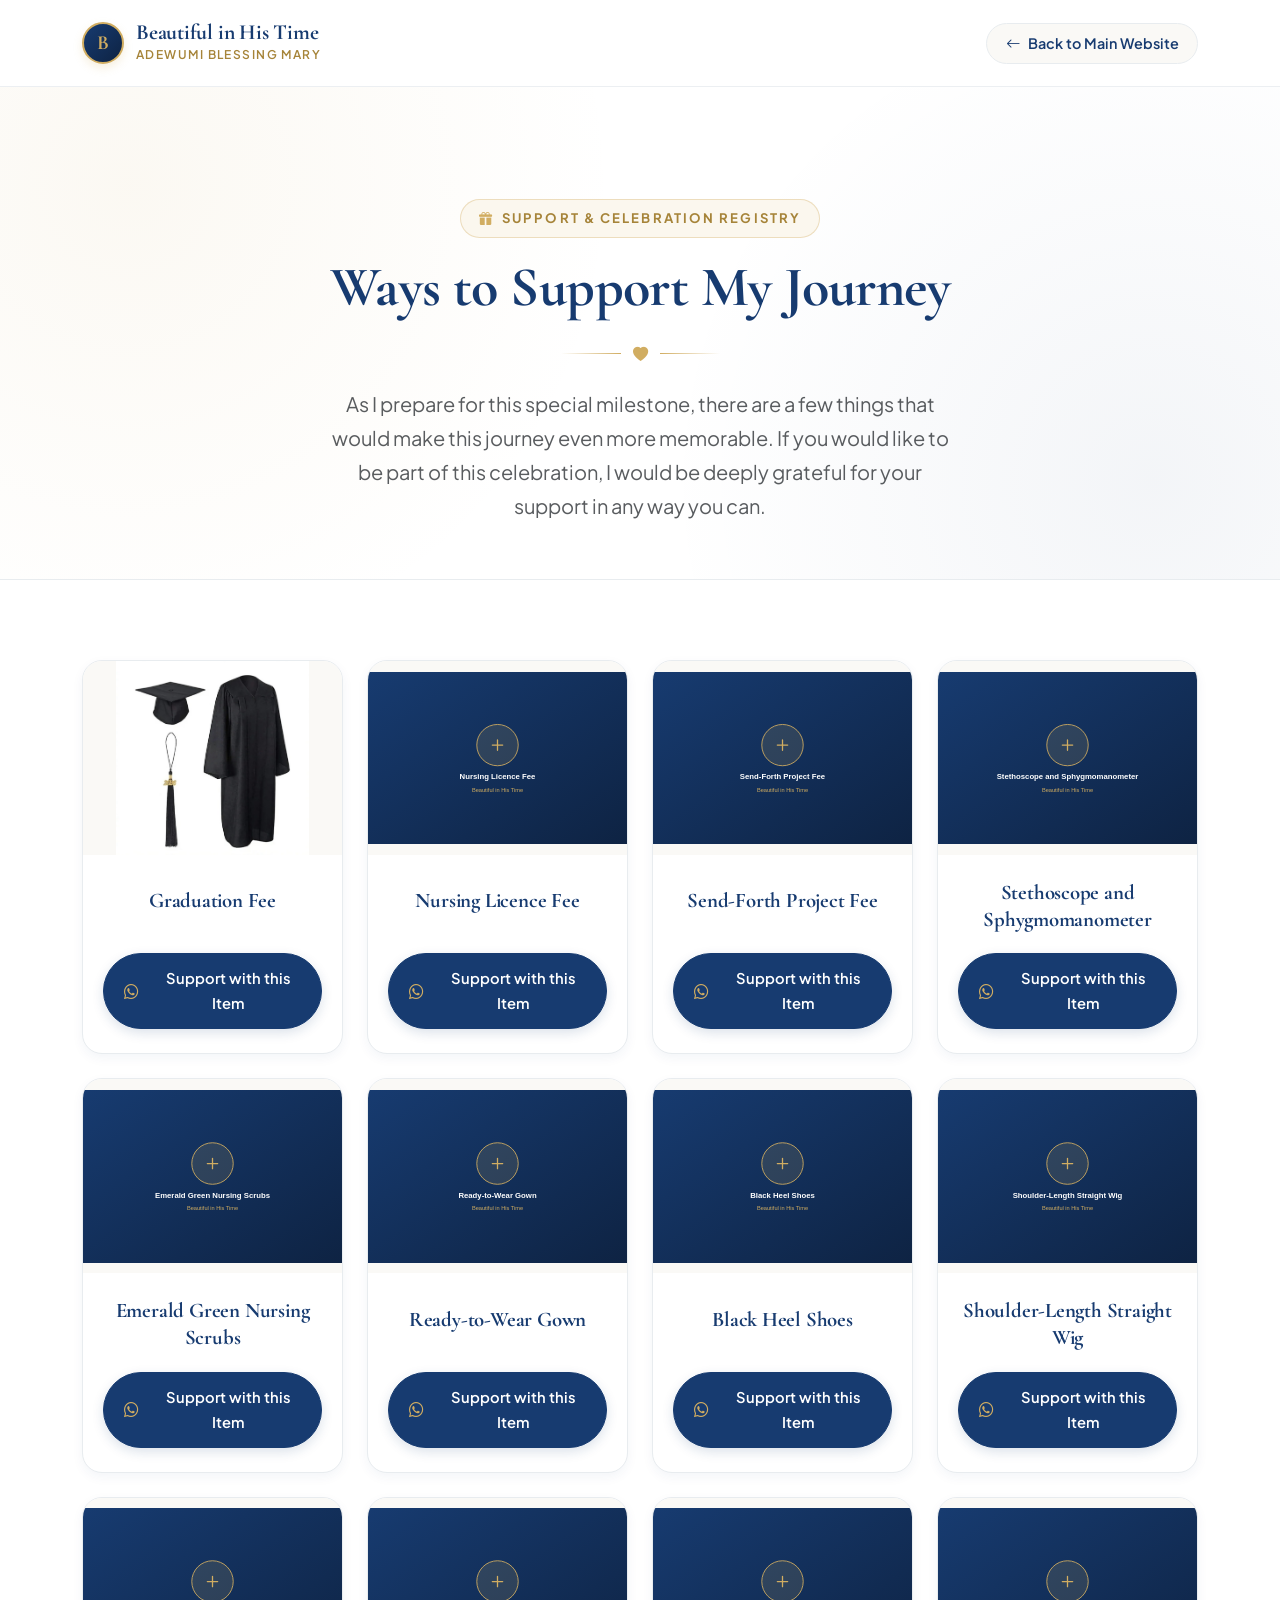
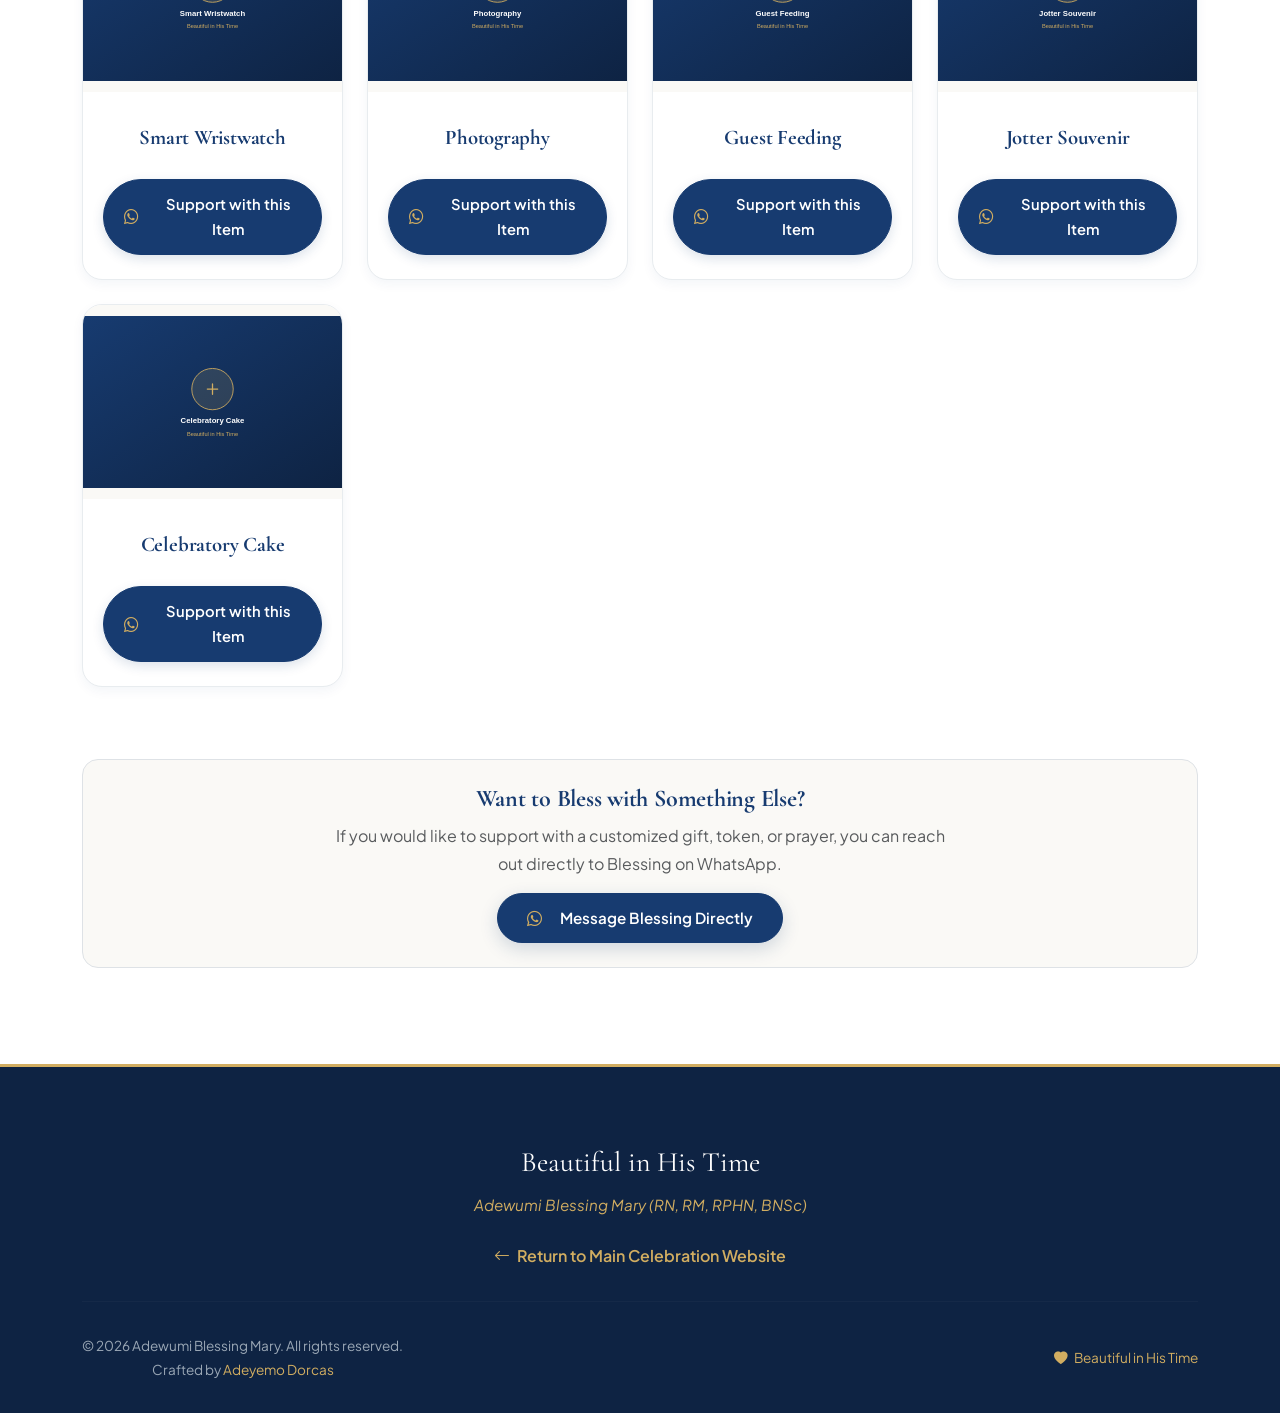
<file: support.html>
<!doctype html>
<html lang="en">
  <head>
    <meta charset="UTF-8" />
    <meta name="viewport" content="width=device-width, initial-scale=1.0" />
    <meta http-equiv="X-UA-Compatible" content="ie=edge" />

    <title>
      Ways to Support My Journey | Adewumi Blessing Mary (RN, RM, RPHN, BNSc)
    </title>
    <meta
      name="description"
      content="Support registry for Adewumi Blessing Mary as she prepares for her Nursing Induction Ceremony at LAUTECH in November 2026."
    />

    <!-- Open Graph Meta Tags -->
    <meta property="og:type" content="website" />
    <meta
      property="og:title"
      content="Ways to Support My Journey — Adewumi Blessing Mary"
    />
    <meta
      property="og:description"
      content="Ways to support Adewumi Blessing Mary as she prepares for her Nursing Induction Ceremony in November 2026."
    />
    <meta
      property="og:image"
      content="https://images.unsplash.com/photo-1573496359142-b8d87734a5a2?auto=format&fit=crop&w=1200&q=80"
    />

    <!-- Google Fonts: Cormorant Garamond, Playfair Display & Plus Jakarta Sans -->
    <link rel="preconnect" href="https://fonts.googleapis.com" />
    <link rel="preconnect" href="https://fonts.gstatic.com" crossorigin />
    <link
      href="https://fonts.googleapis.com/css2?family=Cormorant+Garamond:ital,wght@0,500;0,600;0,700;1,400;1,600;1,700&family=Playfair+Display:ital,wght@0,600;0,700;1,400;1,600&family=Plus+Jakarta+Sans:wght@400;500;600;700;800&display=swap"
      rel="stylesheet"
    />

    <!-- Bootstrap 5 CSS -->
    <link
      href="https://cdn.jsdelivr.net/npm/bootstrap@5.3.3/dist/css/bootstrap.min.css"
      rel="stylesheet"
      integrity="sha384-QWTKZyjpPEjISv5WaRU9OFeRpok6YctnYmDr5pNlyT2bRjXh0JMhjY6hW+ALEwIH"
      crossorigin="anonymous"
    />

    <!-- Bootstrap Icons -->
    <link
      rel="stylesheet"
      href="https://cdn.jsdelivr.net/npm/bootstrap-icons@1.11.3/font/bootstrap-icons.min.css"
    />

    <!-- Custom Stylesheet -->
    <link rel="stylesheet" href="assets/css/style.css" />
  </head>
  <body class="bg-white">
    <!-- ====================================================================
       1. NAVIGATION / TOP BAR
       ==================================================================== -->
    <nav class="navbar navbar-expand-lg navbar-custom sticky-top">
      <div class="container">
        <a class="navbar-brand navbar-brand-wrapper" href="index.html">
          <span class="brand-monogram">B</span>
          <div>
            <span class="brand-text-title d-block">Beautiful in His Time</span>
            <span class="brand-text-sub d-block">Adewumi Blessing Mary</span>
          </div>
        </a>

        <!-- Link back to Main Website -->
        <div class="ms-auto">
          <a href="index.html" class="support-back-link m-0">
            <i class="bi bi-arrow-left"></i>
            <span>Back to Main Website</span>
          </a>
        </div>
      </div>
    </nav>

    <!-- ====================================================================
       2. SUPPORT PAGE HERO HEADER
       ==================================================================== -->
    <header class="support-page-hero">
      <div class="container">
        <div class="row justify-content-center">
          <div class="col-lg-9 text-center">
            <div class="section-tag mb-3">
              <i class="bi bi-gift-fill text-gold"></i>
              <span>Support &amp; Celebration Registry</span>
            </div>

            <h1 class="display-4 font-heading text-blue fw-bold mb-3">
              Ways to Support My Journey
            </h1>

            <div class="section-divider">
              <span class="line"></span>
              <i class="bi bi-heart-fill text-gold"></i>
              <span class="line"></span>
            </div>

            <p class="section-subtitle fs-5 text-muted px-md-4">
              As I prepare for this special milestone, there are a few things
              that would make this journey even more memorable. If you would
              like to be part of this celebration, I would be deeply grateful
              for your support in any way you can.
            </p>
          </div>
        </div>
      </div>
    </header>

    <!-- ====================================================================
       3. 13 SUPPORT ITEMS GRID
       Each card contains ONLY:
       - Item image
       - Item name
       - "Support with this Item" button (opens WhatsApp in new tab)
       ==================================================================== -->
    <main class="support-grid-section">
      <div class="container">
        <!-- Injected via JavaScript from SITE_DATA.supportItems (or static fallback) -->
        <div id="support-grid" class="row">
          <!-- Item 1: Graduation Fee -->
          <div class="col-xl-3 col-lg-4 col-md-6 col-sm-6 mb-4">
            <div class="support-card">
              <div class="support-card-img-box">
                <img
                  src="assets/images/graduation_gown.jpeg"
                  alt="Black graduation gown, mortarboard, and tassel on a white background"
                  class="support-card-img"
                  loading="lazy"
                  onerror="handleImgFallback(this, 'Graduation Fee')"
                />
              </div>
              <div class="support-card-body">
                <h2 class="support-card-title">Graduation Fee</h2>
                <a
                  href="https://wa.me/2348107144535?text=Hello%20Blessing%2C%20I%20would%20love%20to%20support%20you%20with%20the%20Graduation%20Fee.%20Please%20let%20me%20know%20how%20I%20can%20proceed."
                  target="_blank"
                  rel="noopener noreferrer"
                  class="support-btn-wa"
                  aria-label="Support with Graduation Fee on WhatsApp"
                >
                  <i class="bi bi-whatsapp text-gold me-2"></i>
                  <span>Support with this Item</span>
                </a>
              </div>
            </div>
          </div>

          <!-- Item 2: Nursing Licence Fee -->
          <div class="col-xl-3 col-lg-4 col-md-6 col-sm-6 mb-4">
            <div class="support-card">
              <div class="support-card-img-box">
                <img
                  src="https://images.unsplash.com/photo-1589330694653-ded6df03f754?auto=format&fit=crop&w=1200&q=85"
                  alt="Close-up of a signed official certificate document"
                  class="support-card-img"
                  loading="lazy"
                  onerror="handleImgFallback(this, 'Nursing Licence Fee')"
                />
              </div>
              <div class="support-card-body">
                <h2 class="support-card-title">Nursing Licence Fee</h2>
                <a
                  href="https://wa.me/2348107144535?text=Hello%20Blessing%2C%20I%20would%20love%20to%20support%20you%20with%20the%20Nursing%20Licence%20Fee.%20Please%20let%20me%20know%20how%20I%20can%20proceed."
                  target="_blank"
                  rel="noopener noreferrer"
                  class="support-btn-wa"
                  aria-label="Support with Nursing Licence Fee on WhatsApp"
                >
                  <i class="bi bi-whatsapp text-gold me-2"></i>
                  <span>Support with this Item</span>
                </a>
              </div>
            </div>
          </div>

          <!-- Item 3: Send-Forth Project Fee -->
          <div class="col-xl-3 col-lg-4 col-md-6 col-sm-6 mb-4">
            <div class="support-card">
              <div class="support-card-img-box">
                <img
                  src="https://images.pexels.com/photos/5452233/pexels-photo-5452233.jpeg?auto=compress&cs=tinysrgb&w=1200"
                  alt="Black medical researcher collaborating with colleagues on a clinical research project"
                  class="support-card-img"
                  loading="lazy"
                  onerror="handleImgFallback(this, 'Send-Forth Project Fee')"
                />
              </div>
              <div class="support-card-body">
                <h2 class="support-card-title">Send-Forth Project Fee</h2>
                <a
                  href="https://wa.me/2348107144535?text=Hello%20Blessing%2C%20I%20would%20love%20to%20support%20you%20with%20the%20Send-Forth%20Project%20Fee.%20Please%20let%20me%20know%20how%20I%20can%20proceed."
                  target="_blank"
                  rel="noopener noreferrer"
                  class="support-btn-wa"
                  aria-label="Support with Send-Forth Project Fee on WhatsApp"
                >
                  <i class="bi bi-whatsapp text-gold me-2"></i>
                  <span>Support with this Item</span>
                </a>
              </div>
            </div>
          </div>

          <!-- Item 4: Stethoscope and Sphygmomanometer -->
          <div class="col-xl-3 col-lg-4 col-md-6 col-sm-6 mb-4">
            <div class="support-card">
              <div class="support-card-img-box">
                <img
                  src="https://images.unsplash.com/photo-1505751172876-fa1923c5c528?auto=format&fit=crop&w=1200&q=85"
                  alt="Stethoscope and Sphygmomanometer"
                  class="support-card-img"
                  loading="lazy"
                  onerror="
                    handleImgFallback(this, 'Stethoscope and Sphygmomanometer')
                  "
                />
              </div>
              <div class="support-card-body">
                <h2 class="support-card-title">
                  Stethoscope and Sphygmomanometer
                </h2>
                <a
                  href="https://wa.me/2348107144535?text=Hello%20Blessing%2C%20I%20would%20love%20to%20support%20you%20with%20the%20Stethoscope%20and%20Sphygmomanometer.%20Please%20let%20me%20know%20how%20I%20can%20proceed."
                  target="_blank"
                  rel="noopener noreferrer"
                  class="support-btn-wa"
                  aria-label="Support with Stethoscope and Sphygmomanometer on WhatsApp"
                >
                  <i class="bi bi-whatsapp text-gold me-2"></i>
                  <span>Support with this Item</span>
                </a>
              </div>
            </div>
          </div>

          <!-- Item 5: Emerald Green Nursing Scrubs -->
          <div class="col-xl-3 col-lg-4 col-md-6 col-sm-6 mb-4">
            <div class="support-card">
              <div class="support-card-img-box">
                <img
                  src="https://images.pexels.com/photos/5207099/pexels-photo-5207099.jpeg?auto=compress&cs=tinysrgb&w=1200"
                  alt="Nurse in green scrubs with a stethoscope"
                  class="support-card-img"
                  loading="lazy"
                  onerror="
                    handleImgFallback(this, 'Emerald Green Nursing Scrubs')
                  "
                />
              </div>
              <div class="support-card-body">
                <h2 class="support-card-title">Emerald Green Nursing Scrubs</h2>
                <a
                  href="https://wa.me/2348107144535?text=Hello%20Blessing%2C%20I%20would%20love%20to%20support%20you%20with%20the%20Emerald%20Green%20Nursing%20Scrubs.%20Please%20let%20me%20know%20how%20I%20can%20proceed."
                  target="_blank"
                  rel="noopener noreferrer"
                  class="support-btn-wa"
                  aria-label="Support with Emerald Green Nursing Scrubs on WhatsApp"
                >
                  <i class="bi bi-whatsapp text-gold me-2"></i>
                  <span>Support with this Item</span>
                </a>
              </div>
            </div>
          </div>

          <!-- Item 6: Ready-to-Wear Gown -->
          <div class="col-xl-3 col-lg-4 col-md-6 col-sm-6 mb-4">
            <div class="support-card">
              <div class="support-card-img-box">
                <img
                  src="https://images.unsplash.com/photo-1595777457583-95e059d581b8?auto=format&fit=crop&w=800&q=80"
                  alt="Ready-to-Wear Gown"
                  class="support-card-img"
                  loading="lazy"
                  onerror="handleImgFallback(this, 'Ready-to-Wear Gown')"
                />
              </div>
              <div class="support-card-body">
                <h2 class="support-card-title">Ready-to-Wear Gown</h2>
                <a
                  href="https://wa.me/2348107144535?text=Hello%20Blessing%2C%20I%20would%20love%20to%20support%20you%20with%20the%20Ready-to-Wear%20Gown.%20Please%20let%20me%20know%20how%20I%20can%20proceed."
                  target="_blank"
                  rel="noopener noreferrer"
                  class="support-btn-wa"
                  aria-label="Support with Ready-to-Wear Gown on WhatsApp"
                >
                  <i class="bi bi-whatsapp text-gold me-2"></i>
                  <span>Support with this Item</span>
                </a>
              </div>
            </div>
          </div>

          <!-- Item 7: Black Heel Shoes -->
          <div class="col-xl-3 col-lg-4 col-md-6 col-sm-6 mb-4">
            <div class="support-card">
              <div class="support-card-img-box">
                <img
                  src="https://images.unsplash.com/photo-1515347619252-60a4bf4fff4f?auto=format&fit=crop&w=800&q=80"
                  alt="Black Heel Shoes"
                  class="support-card-img"
                  loading="lazy"
                  onerror="handleImgFallback(this, 'Black Heel Shoes')"
                />
              </div>
              <div class="support-card-body">
                <h2 class="support-card-title">Black Heel Shoes</h2>
                <a
                  href="https://wa.me/2348107144535?text=Hello%20Blessing%2C%20I%20would%20love%20to%20support%20you%20with%20the%20Black%20Heel%20Shoes.%20Please%20let%20me%20know%20how%20I%20can%20proceed."
                  target="_blank"
                  rel="noopener noreferrer"
                  class="support-btn-wa"
                  aria-label="Support with Black Heel Shoes on WhatsApp"
                >
                  <i class="bi bi-whatsapp text-gold me-2"></i>
                  <span>Support with this Item</span>
                </a>
              </div>
            </div>
          </div>

          <!-- Item 8: Shoulder-Length Straight Wig -->
          <div class="col-xl-3 col-lg-4 col-md-6 col-sm-6 mb-4">
            <div class="support-card">
              <div class="support-card-img-box">
                <img
                  src="https://images.unsplash.com/photo-1522337360788-8b13dee7a37e?auto=format&fit=crop&w=800&q=80"
                  alt="Shoulder-Length Straight Wig"
                  class="support-card-img"
                  loading="lazy"
                  onerror="
                    handleImgFallback(this, 'Shoulder-Length Straight Wig')
                  "
                />
              </div>
              <div class="support-card-body">
                <h2 class="support-card-title">Shoulder-Length Straight Wig</h2>
                <a
                  href="https://wa.me/2348107144535?text=Hello%20Blessing%2C%20I%20would%20love%20to%20support%20you%20with%20the%20Shoulder-Length%20Straight%20Wig.%20Please%20let%20me%20know%20how%20I%20can%20proceed."
                  target="_blank"
                  rel="noopener noreferrer"
                  class="support-btn-wa"
                  aria-label="Support with Shoulder-Length Straight Wig on WhatsApp"
                >
                  <i class="bi bi-whatsapp text-gold me-2"></i>
                  <span>Support with this Item</span>
                </a>
              </div>
            </div>
          </div>

          <!-- Item 9: Smart Wristwatch -->
          <div class="col-xl-3 col-lg-4 col-md-6 col-sm-6 mb-4">
            <div class="support-card">
              <div class="support-card-img-box">
                <img
                  src="https://images.unsplash.com/photo-1523275335684-37898b6baf30?auto=format&fit=crop&w=800&q=80"
                  alt="Smart Wristwatch"
                  class="support-card-img"
                  loading="lazy"
                  onerror="handleImgFallback(this, 'Smart Wristwatch')"
                />
              </div>
              <div class="support-card-body">
                <h2 class="support-card-title">Smart Wristwatch</h2>
                <a
                  href="https://wa.me/2348107144535?text=Hello%20Blessing%2C%20I%20would%20love%20to%20support%20you%20with%20the%20Smart%20Wristwatch.%20Please%20let%20me%20know%20how%20I%20can%20proceed."
                  target="_blank"
                  rel="noopener noreferrer"
                  class="support-btn-wa"
                  aria-label="Support with Smart Wristwatch on WhatsApp"
                >
                  <i class="bi bi-whatsapp text-gold me-2"></i>
                  <span>Support with this Item</span>
                </a>
              </div>
            </div>
          </div>

          <!-- Item 10: Photography -->
          <div class="col-xl-3 col-lg-4 col-md-6 col-sm-6 mb-4">
            <div class="support-card">
              <div class="support-card-img-box">
                <img
                  src="https://images.unsplash.com/photo-1516035069371-29a1b244cc32?auto=format&fit=crop&w=800&q=80"
                  alt="Photography"
                  class="support-card-img"
                  loading="lazy"
                  onerror="handleImgFallback(this, 'Photography')"
                />
              </div>
              <div class="support-card-body">
                <h2 class="support-card-title">Photography</h2>
                <a
                  href="https://wa.me/2348107144535?text=Hello%20Blessing%2C%20I%20would%20love%20to%20support%20you%20with%20Photography.%20Please%20let%20me%20know%20how%20I%20can%20proceed."
                  target="_blank"
                  rel="noopener noreferrer"
                  class="support-btn-wa"
                  aria-label="Support with Photography on WhatsApp"
                >
                  <i class="bi bi-whatsapp text-gold me-2"></i>
                  <span>Support with this Item</span>
                </a>
              </div>
            </div>
          </div>

          <!-- Item 11: Guest Feeding -->
          <div class="col-xl-3 col-lg-4 col-md-6 col-sm-6 mb-4">
            <div class="support-card">
              <div class="support-card-img-box">
                <img
                  src="https://images.pexels.com/photos/8166269/pexels-photo-8166269.jpeg?auto=compress&cs=tinysrgb&w=1200"
                  alt="Nigerian cuisine served at a celebratory buffet"
                  class="support-card-img"
                  loading="lazy"
                  onerror="handleImgFallback(this, 'Guest Feeding')"
                />
              </div>
              <div class="support-card-body">
                <h2 class="support-card-title">Guest Feeding</h2>
                <a
                  href="https://wa.me/2348107144535?text=Hello%20Blessing%2C%20I%20would%20love%20to%20support%20you%20with%20Guest%20Feeding.%20Please%20let%20me%20know%20how%20I%20can%20proceed."
                  target="_blank"
                  rel="noopener noreferrer"
                  class="support-btn-wa"
                  aria-label="Support with Guest Feeding on WhatsApp"
                >
                  <i class="bi bi-whatsapp text-gold me-2"></i>
                  <span>Support with this Item</span>
                </a>
              </div>
            </div>
          </div>

          <!-- Item 12: Jotter Souvenir -->
          <div class="col-xl-3 col-lg-4 col-md-6 col-sm-6 mb-4">
            <div class="support-card">
              <div class="support-card-img-box">
                <img
                  src="https://images.pexels.com/photos/5861189/pexels-photo-5861189.jpeg?auto=compress&cs=tinysrgb&w=1200"
                  alt="Spiral jotter and pen for custom event branding"
                  class="support-card-img"
                  loading="lazy"
                  onerror="handleImgFallback(this, 'Jotter Souvenir')"
                />
              </div>
              <div class="support-card-body">
                <h2 class="support-card-title">Jotter Souvenir</h2>
                <a
                  href="https://wa.me/2348107144535?text=Hello%20Blessing%2C%20I%20would%20love%20to%20support%20you%20with%20the%20Jotter%20Souvenir.%20Please%20let%20me%20know%20how%20I%20can%20proceed."
                  target="_blank"
                  rel="noopener noreferrer"
                  class="support-btn-wa"
                  aria-label="Support with Jotter Souvenir on WhatsApp"
                >
                  <i class="bi bi-whatsapp text-gold me-2"></i>
                  <span>Support with this Item</span>
                </a>
              </div>
            </div>
          </div>

          <!-- Item 13: Celebratory Cake -->
          <div class="col-xl-3 col-lg-4 col-md-6 col-sm-6 mb-4">
            <div class="support-card">
              <div class="support-card-img-box">
                <img
                  src="https://images.pexels.com/photos/29051739/pexels-photo-29051739.jpeg?auto=compress&cs=tinysrgb&w=1200"
                  alt="Elegant floral celebration cakes"
                  class="support-card-img"
                  loading="lazy"
                  onerror="handleImgFallback(this, 'Celebratory Cake')"
                />
              </div>
              <div class="support-card-body">
                <h2 class="support-card-title">Celebratory Cake</h2>
                <a
                  href="https://wa.me/2348107144535?text=Hello%20Blessing%2C%20I%20would%20love%20to%20support%20you%20with%20the%20Celebratory%20Cake.%20Please%20let%20me%20know%20how%20I%20can%20proceed."
                  target="_blank"
                  rel="noopener noreferrer"
                  class="support-btn-wa"
                  aria-label="Support with Celebratory Cake on WhatsApp"
                >
                  <i class="bi bi-whatsapp text-gold me-2"></i>
                  <span>Support with this Item</span>
                </a>
              </div>
            </div>
          </div>
        </div>

        <!-- General Blessing Note -->
        <div class="text-center mt-5 p-4 rounded-4 bg-subtle border">
          <h3 class="font-heading text-blue fs-4 mb-2">
            Want to Bless with Something Else?
          </h3>
          <p class="text-muted mb-3" style="max-width: 620px; margin: 0 auto">
            If you would like to support with a customized gift, token, or
            prayer, you can reach out directly to Blessing on WhatsApp.
          </p>
          <a
            href="https://wa.me/2348107144535?text=Hello%20Blessing%2C%20I%20would%20love%20to%20support%20and%20congratulate%20you%20for%20your%20nursing%20induction!"
            target="_blank"
            rel="noopener noreferrer"
            class="btn btn-primary-blue"
          >
            <i class="bi bi-whatsapp text-gold me-2"></i>
            <span>Message Blessing Directly</span>
          </a>
        </div>
      </div>
    </main>

    <!-- ====================================================================
       4. FOOTER
       ==================================================================== -->
    <footer class="footer-custom">
      <div class="container text-center">
        <div class="footer-brand">Beautiful in His Time</div>
        <div class="footer-tagline">
          Adewumi Blessing Mary (RN, RM, RPHN, BNSc)
        </div>

        <div class="my-3">
          <a
            href="index.html"
            class="text-gold text-decoration-none fw-semibold"
          >
            <i class="bi bi-arrow-left me-1"></i> Return to Main Celebration
            Website
          </a>
        </div>

        <hr class="footer-divider" />

        <div class="footer-bottom">
          <div>
            <div>&copy; 2026 Adewumi Blessing Mary. All rights reserved.</div>
            <div>
              Crafted by
              <a
                href="https://cutt.ly/dorcasodunola"
                target="_blank"
                rel="noopener noreferrer"
                class="text-gold"
                >Adeyemo Dorcas</a
              >
            </div>
          </div>
          <div class="text-gold">
            <i class="bi bi-heart-fill me-1"></i> Beautiful in His Time
          </div>
        </div>
      </div>
    </footer>

    <!-- Back to top button -->
    <button
      id="backToTopBtn"
      class="back-to-top"
      title="Back to top"
      aria-label="Back to top"
    >
      <i class="bi bi-arrow-up"></i>
    </button>

    <!-- Global Toast Element -->
    <div id="globalToast" class="custom-toast" role="alert" aria-live="polite">
      <i class="bi bi-check-circle-fill"></i>
      <span id="globalToastText">Copied to clipboard!</span>
    </div>

    <!-- Bootstrap 5 Bundle JS -->
    <script
      src="https://cdn.jsdelivr.net/npm/bootstrap@5.3.3/dist/js/bootstrap.bundle.min.js"
      integrity="sha384-YvpcrYf0tY3lHB60NNkmXc5s9fDVZLESaAA55NDzOxhy9GkcIdslK1eN7N6jIeHz"
      crossorigin="anonymous"
    ></script>

    <!-- Site Content & Configuration Data -->
    <script src="assets/js/data.js"></script>

    <!-- Application Logic -->
    <script src="assets/js/main.js"></script>
  </body>
</html>
</file>
<file: assets/css/style.css>
/**
 * ====================================================================
 * BEAUTIFUL IN HIS TIME - NURSING INDUCTION CELEBRATION WEBSITE
 * Custom Stylesheet
 * 
 * Brand Colors:
 * - White: #FFFFFF
 * - Gold: #D1AD61 (Hover: #b89344, Light: #fbf7ee)
 * - Deep Blue: #173B70 (Dark: #0E2343, Hover: #1e4b8f)
 * ====================================================================
 */

:root {
  --color-white: #FFFFFF;
  --color-gold: #D1AD61;
  --color-gold-hover: #BF9B50;
  --color-gold-dark: #A68439;
  --color-gold-light: #FBF7EE;
  --color-gold-glow: rgba(209, 173, 97, 0.25);
  --color-blue: #173B70;
  --color-blue-hover: #1E4B8F;
  --color-blue-dark: #0E2343;
  --color-blue-light: #F2F6FB;
  --color-blue-glow: rgba(23, 59, 112, 0.12);
  --color-text-main: #2C353F;
  --color-text-muted: #5D6A78;
  --color-bg-subtle: #FAF9F6;
  --color-bg-cream: #FCFAF6;
  --color-border: #E8ECEF;
  --color-border-gold: rgba(209, 173, 97, 0.35);

  --font-heading: 'Cormorant Garamond', Georgia, 'Times New Roman', serif;
  --font-subheading: 'Playfair Display', Georgia, serif;
  --font-body: 'Plus Jakarta Sans', -apple-system, BlinkMacSystemFont, 'Segoe UI', Roboto, sans-serif;

  --transition-base: all 0.3s cubic-bezier(0.25, 0.8, 0.25, 1);
  --transition-smooth: all 0.5s cubic-bezier(0.16, 1, 0.3, 1);
  --shadow-sm: 0 4px 12px rgba(23, 59, 112, 0.05);
  --shadow-md: 0 10px 30px rgba(23, 59, 112, 0.08);
  --shadow-lg: 0 20px 45px rgba(23, 59, 112, 0.12);
  --shadow-gold: 0 12px 35px rgba(209, 173, 97, 0.2);
}

/* --------------------------------------------------------------------
   1. GLOBAL & BASE STYLES
   -------------------------------------------------------------------- */
html {
  scroll-behavior: smooth;
  scroll-padding-top: 80px;
}

body {
  font-family: var(--font-body);
  color: var(--color-text-main);
  background-color: var(--color-white);
  line-height: 1.7;
  overflow-x: hidden;
  -webkit-font-smoothing: antialiased;
}

h1, h2, h3, h4, h5, h6 {
  font-family: var(--font-heading);
  color: var(--color-blue);
  font-weight: 700;
  letter-spacing: -0.01em;
  line-height: 1.25;
}

p {
  margin-bottom: 1.2rem;
  color: var(--color-text-muted);
}

a {
  text-decoration: none;
  color: var(--color-blue);
  transition: var(--transition-base);
}

a:hover {
  color: var(--color-gold-dark);
}

img {
  max-width: 100%;
  height: auto;
  display: block;
}

::selection {
  background-color: var(--color-gold);
  color: var(--color-blue-dark);
}

/* --------------------------------------------------------------------
   2. REUSABLE UTILITY & DECORATIVE CLASSES
   -------------------------------------------------------------------- */
.font-heading {
  font-family: var(--font-heading);
}

.font-subheading {
  font-family: var(--font-subheading);
}

.text-gold {
  color: var(--color-gold) !important;
}

.text-blue {
  color: var(--color-blue) !important;
}

.text-blue-dark {
  color: var(--color-blue-dark) !important;
}

.bg-gold-light {
  background-color: var(--color-gold-light);
}

.bg-blue-light {
  background-color: var(--color-blue-light);
}

.bg-subtle {
  background-color: var(--color-bg-subtle);
}

.bg-cream {
  background-color: var(--color-bg-cream);
}

/* Section Header Component */
.section-header {
  margin-bottom: 3.5rem;
  position: relative;
}

.section-tag {
  display: inline-flex;
  align-items: center;
  gap: 0.5rem;
  font-size: 0.82rem;
  text-transform: uppercase;
  letter-spacing: 0.16em;
  font-weight: 700;
  color: var(--color-gold-dark);
  background-color: var(--color-gold-light);
  padding: 0.45rem 1.1rem;
  border-radius: 50px;
  border: 1px solid var(--color-border-gold);
  margin-bottom: 1rem;
}

.section-title {
  font-size: clamp(2rem, 4vw, 3rem);
  color: var(--color-blue);
  margin-bottom: 1rem;
}

.section-divider {
  display: flex;
  align-items: center;
  justify-content: center;
  gap: 0.75rem;
  margin: 1.25rem auto;
}

.section-divider .line {
  height: 1px;
  width: 60px;
  background: linear-gradient(90deg, transparent, var(--color-gold));
}

.section-divider .line:last-child {
  background: linear-gradient(90deg, var(--color-gold), transparent);
}

.section-divider i {
  color: var(--color-gold);
  font-size: 0.95rem;
}

.section-subtitle {
  font-size: 1.1rem;
  color: var(--color-text-muted);
  max-width: 680px;
  margin: 0 auto;
}

/* Custom Buttons */
.btn-primary-blue {
  background-color: var(--color-blue);
  color: var(--color-white);
  border: 1.5px solid var(--color-blue);
  padding: 0.8rem 1.85rem;
  font-weight: 600;
  font-size: 0.95rem;
  border-radius: 50px;
  display: inline-flex;
  align-items: center;
  justify-content: center;
  gap: 0.6rem;
  box-shadow: 0 6px 18px rgba(23, 59, 112, 0.18);
  transition: var(--transition-base);
}

.btn-primary-blue:hover {
  background-color: var(--color-blue-hover);
  color: var(--color-white);
  border-color: var(--color-blue-hover);
  transform: translateY(-2px);
  box-shadow: 0 10px 24px rgba(23, 59, 112, 0.25);
}

.btn-accent-gold {
  background: linear-gradient(135deg, #D1AD61, #C49E4F);
  color: #173B70;
  font-weight: 700;
  border: 1.5px solid #D1AD61;
  padding: 0.8rem 1.85rem;
  font-size: 0.95rem;
  border-radius: 50px;
  display: inline-flex;
  align-items: center;
  justify-content: center;
  gap: 0.6rem;
  box-shadow: 0 6px 20px rgba(209, 173, 97, 0.28);
  transition: var(--transition-base);
}

.btn-accent-gold:hover {
  background: linear-gradient(135deg, #C49E4F, #B58F40);
  color: #0E2343;
  border-color: #B58F40;
  transform: translateY(-2px);
  box-shadow: 0 10px 26px rgba(209, 173, 97, 0.38);
}

.btn-outline-gold {
  background-color: transparent;
  color: var(--color-gold-dark);
  border: 1.5px solid var(--color-gold);
  padding: 0.8rem 1.85rem;
  font-weight: 600;
  font-size: 0.95rem;
  border-radius: 50px;
  display: inline-flex;
  align-items: center;
  justify-content: center;
  gap: 0.6rem;
  transition: var(--transition-base);
}

.btn-outline-gold:hover {
  background-color: var(--color-gold);
  color: var(--color-blue-dark);
  transform: translateY(-2px);
  box-shadow: var(--shadow-gold);
}

.btn-outline-blue {
  background-color: transparent;
  color: var(--color-blue);
  border: 1.5px solid var(--color-blue);
  padding: 0.8rem 1.85rem;
  font-weight: 600;
  font-size: 0.95rem;
  border-radius: 50px;
  display: inline-flex;
  align-items: center;
  justify-content: center;
  gap: 0.6rem;
  transition: var(--transition-base);
}

.btn-outline-blue:hover {
  background-color: var(--color-blue);
  color: var(--color-white);
  transform: translateY(-2px);
  box-shadow: 0 8px 20px rgba(23, 59, 112, 0.15);
}

/* --------------------------------------------------------------------
   3. NAVIGATION BAR
   -------------------------------------------------------------------- */
.navbar-custom {
  background-color: rgba(255, 255, 255, 0.92);
  backdrop-filter: blur(14px);
  -webkit-backdrop-filter: blur(14px);
  border-bottom: 1px solid rgba(232, 236, 239, 0.8);
  padding: 1rem 0;
  transition: var(--transition-base);
  z-index: 1040;
}

.navbar-custom.scrolled {
  padding: 0.65rem 0;
  background-color: rgba(255, 255, 255, 0.98);
  box-shadow: 0 8px 25px rgba(23, 59, 112, 0.07);
  border-bottom-color: var(--color-border-gold);
}

.navbar-brand-wrapper {
  display: flex;
  align-items: center;
  gap: 0.75rem;
}

.brand-monogram {
  width: 42px;
  height: 42px;
  border-radius: 50%;
  background: linear-gradient(135deg, var(--color-blue), var(--color-blue-dark));
  border: 2px solid var(--color-gold);
  display: flex;
  align-items: center;
  justify-content: center;
  color: var(--color-gold);
  font-family: var(--font-heading);
  font-weight: 700;
  font-size: 1.25rem;
  box-shadow: 0 4px 10px rgba(209, 173, 97, 0.2);
}

.brand-text-title {
  font-family: var(--font-heading);
  font-weight: 700;
  font-size: 1.35rem;
  color: var(--color-blue);
  line-height: 1.1;
  letter-spacing: -0.01em;
}

.brand-text-sub {
  font-size: 0.75rem;
  color: var(--color-gold-dark);
  letter-spacing: 0.12em;
  text-transform: uppercase;
  font-weight: 600;
}

.nav-link-custom {
  color: var(--color-blue);
  font-weight: 500;
  font-size: 0.95rem;
  padding: 0.5rem 0.9rem !important;
  position: relative;
  transition: var(--transition-base);
}

.nav-link-custom:hover,
.nav-link-custom.active {
  color: var(--color-gold-dark);
}

.nav-link-custom::after {
  content: '';
  position: absolute;
  bottom: 0px;
  left: 50%;
  width: 0;
  height: 2px;
  background-color: var(--color-gold);
  transition: var(--transition-base);
  transform: translateX(-50%);
  border-radius: 2px;
}

.nav-link-custom:hover::after,
.nav-link-custom.active::after {
  width: 60%;
}

.navbar-toggler {
  border: 1px solid var(--color-gold);
  padding: 0.45rem 0.65rem;
  color: var(--color-blue);
  border-radius: 8px;
}

.navbar-toggler:focus {
  box-shadow: 0 0 0 3px var(--color-gold-glow);
}

.navbar-toggler i {
  font-size: 1.4rem;
  color: var(--color-blue);
}

/* --------------------------------------------------------------------
   4. HERO SECTION
   -------------------------------------------------------------------- */
.hero-section {
  position: relative;
  padding: 6.5rem 0 5rem;
  background: radial-gradient(circle at 10% 20%, rgba(209, 173, 97, 0.08) 0%, transparent 40%),
              radial-gradient(circle at 90% 80%, rgba(23, 59, 112, 0.05) 0%, transparent 40%),
              #FFFFFF;
  overflow: hidden;
}

.hero-subheading-badge {
  display: inline-flex;
  align-items: center;
  gap: 0.5rem;
  background-color: var(--color-gold-light);
  border: 1px solid var(--color-border-gold);
  color: var(--color-gold-dark);
  padding: 0.45rem 1.1rem;
  border-radius: 50px;
  font-size: 0.85rem;
  font-weight: 700;
  letter-spacing: 0.12em;
  text-transform: uppercase;
  margin-bottom: 1.25rem;
}

.hero-main-heading {
  font-size: clamp(2.6rem, 5.5vw, 4.3rem);
  color: var(--color-blue);
  font-weight: 700;
  line-height: 1.12;
  margin-bottom: 0.75rem;
}

.hero-supporting-title {
  font-family: var(--font-subheading);
  font-size: clamp(1.4rem, 2.5vw, 1.9rem);
  font-weight: 400;
  font-style: italic;
  color: var(--color-gold-dark);
  margin-bottom: 1.25rem;
}

.hero-name-badge {
  display: inline-block;
  padding: 0.35rem 0;
  border-top: 1.5px solid var(--color-border-gold);
  border-bottom: 1.5px solid var(--color-border-gold);
  margin-bottom: 1.25rem;
}

.hero-name-badge h2 {
  font-size: 1.35rem;
  letter-spacing: 0.18em;
  font-weight: 800;
  color: var(--color-blue-dark);
  margin: 0;
  text-transform: uppercase;
}

.credentials-wrapper {
  display: flex;
  flex-wrap: wrap;
  gap: 0.6rem;
  margin-bottom: 1.75rem;
}

.credential-pill {
  display: inline-flex;
  align-items: center;
  gap: 0.35rem;
  background-color: #FFFFFF;
  border: 1.5px solid var(--color-gold);
  color: var(--color-blue);
  font-weight: 700;
  font-size: 0.82rem;
  padding: 0.35rem 0.85rem;
  border-radius: 50px;
  box-shadow: 0 3px 8px rgba(209, 173, 97, 0.15);
  transition: var(--transition-base);
  cursor: default;
}

.credential-pill:hover {
  background-color: var(--color-gold);
  color: var(--color-blue-dark);
  transform: translateY(-2px);
}

.hero-lead-text {
  font-size: 1.12rem;
  color: var(--color-text-muted);
  line-height: 1.8;
  max-width: 580px;
  margin-bottom: 2.25rem;
}

.hero-actions {
  display: flex;
  flex-wrap: wrap;
  gap: 1rem;
}

/* Hero Portrait Frame */
.hero-image-container {
  position: relative;
  padding: 1.5rem;
}

.hero-image-frame {
  position: relative;
  border-radius: 24px;
  overflow: hidden;
  box-shadow: var(--shadow-lg);
  border: 3px solid #FFFFFF;
  background-color: #FFFFFF;
}

.hero-image-frame::before {
  content: '';
  position: absolute;
  inset: 0;
  border: 1px solid var(--color-border-gold);
  border-radius: 22px;
  z-index: 2;
  pointer-events: none;
}

.hero-image {
  width: 100%;
  aspect-ratio: 4 / 5;
  object-fit: cover;
  object-position: center 25%;
  transition: var(--transition-smooth);
  pointer-events: none;
  user-select: none;
  -webkit-user-drag: none;
  -webkit-touch-callout: none;
}

.hero-image-frame:hover .hero-image {
  transform: scale(1.02);
}

.hero-accent-circle {
  position: absolute;
  top: -10px;
  right: -10px;
  width: 120px;
  height: 120px;
  border: 2px dashed var(--color-gold);
  border-radius: 50%;
  z-index: 0;
  opacity: 0.6;
}

.hero-accent-card {
  position: absolute;
  bottom: 0px;
  left: 0px;
  background: rgba(255, 255, 255, 0.95);
  backdrop-filter: blur(10px);
  border: 1px solid var(--color-border-gold);
  border-radius: 16px;
  padding: 0.9rem 1.25rem;
  box-shadow: var(--shadow-md);
  z-index: 3;
  display: flex;
  align-items: center;
  gap: 0.85rem;
  max-width: 260px;
}

.hero-accent-card i {
  font-size: 1.75rem;
  color: var(--color-gold);
}

.hero-accent-title {
  font-weight: 700;
  font-size: 0.85rem;
  color: var(--color-blue);
  line-height: 1.2;
}

.hero-accent-desc {
  font-size: 0.72rem;
  color: var(--color-text-muted);
}

.placeholder-note-badge {
  position: absolute;
  top: 2rem;
  left: 2.2rem;
  z-index: 4;
  background-color: rgba(14, 35, 67, 0.85);
  color: var(--color-gold);
  backdrop-filter: blur(8px);
  padding: 0.35rem 0.85rem;
  border-radius: 50px;
  font-size: 0.7rem;
  font-weight: 600;
  letter-spacing: 0.05em;
  border: 1px solid rgba(209, 173, 97, 0.4);
}

/* --------------------------------------------------------------------
   5. SCRIPTURE BANNER
   -------------------------------------------------------------------- */
.scripture-strip {
  background: linear-gradient(135deg, var(--color-blue-dark), var(--color-blue));
  color: var(--color-white);
  padding: 2.5rem 0;
  position: relative;
  border-top: 2px solid var(--color-gold);
  border-bottom: 2px solid var(--color-gold);
}

.scripture-quote-text {
  font-family: var(--font-heading);
  font-size: clamp(1.35rem, 2.5vw, 1.85rem);
  font-weight: 400;
  font-style: italic;
  color: var(--color-gold-light);
  margin-bottom: 0.35rem;
}

.scripture-citation {
  font-size: 0.85rem;
  font-weight: 700;
  color: var(--color-gold);
  letter-spacing: 0.15em;
  text-transform: uppercase;
}

/* --------------------------------------------------------------------
   6. MY STORY SECTION
   -------------------------------------------------------------------- */
.story-section {
  padding: 6rem 0;
  background-color: #FFFFFF;
}

.story-lead-quote {
  font-family: var(--font-heading);
  font-size: 1.45rem;
  color: var(--color-blue);
  font-style: italic;
  border-left: 3px solid var(--color-gold);
  padding-left: 1.25rem;
  margin-bottom: 2rem;
  line-height: 1.5;
}

.story-narrative-card {
  background-color: #FFFFFF;
  border: 1px solid var(--color-border);
  border-radius: 20px;
  padding: 2.5rem;
  box-shadow: var(--shadow-sm);
  position: relative;
}

.story-narrative-card::after {
  content: '';
  position: absolute;
  top: 0;
  left: 3rem;
  right: 3rem;
  height: 3px;
  background: linear-gradient(90deg, transparent, var(--color-gold), transparent);
}

.story-narrative-text p {
  font-size: 1.05rem;
  line-height: 1.9;
  color: #3B4654;
  margin-bottom: 1.35rem;
}

.story-narrative-text p:last-child {
  margin-bottom: 0;
}

.highlight-faith {
  color: var(--color-blue-dark);
  font-weight: 600;
}

/* Journey Milestones */
.milestones-wrapper {
  margin-top: 3.5rem;
}

.milestone-card {
  background: var(--color-bg-subtle);
  border: 1px solid var(--color-border);
  border-radius: 16px;
  padding: 1.75rem 1.5rem;
  transition: var(--transition-base);
  height: 100%;
  position: relative;
}

.milestone-card:hover {
  transform: translateY(-5px);
  border-color: var(--color-gold);
  background-color: #FFFFFF;
  box-shadow: var(--shadow-md);
}

.milestone-icon-wrapper {
  width: 52px;
  height: 52px;
  border-radius: 14px;
  background: linear-gradient(135deg, var(--color-blue-light), var(--color-gold-light));
  border: 1px solid var(--color-border-gold);
  display: flex;
  align-items: center;
  justify-content: center;
  color: var(--color-blue);
  font-size: 1.4rem;
  margin-bottom: 1.25rem;
}

.milestone-phase {
  font-size: 0.75rem;
  text-transform: uppercase;
  letter-spacing: 0.14em;
  font-weight: 700;
  color: var(--color-gold-dark);
  margin-bottom: 0.35rem;
}

.milestone-title {
  font-size: 1.25rem;
  color: var(--color-blue);
  margin-bottom: 0.65rem;
}

.milestone-desc {
  font-size: 0.92rem;
  color: var(--color-text-muted);
  line-height: 1.6;
  margin-bottom: 0;
}

/* Collage Grid */
.journey-collage {
  display: grid;
  grid-template-columns: repeat(2, 1fr);
  gap: 1rem;
}

.collage-item {
  border-radius: 16px;
  overflow: hidden;
  position: relative;
  box-shadow: var(--shadow-sm);
  border: 1px solid var(--color-border-gold);
}

.collage-item img {
  width: 100%;
  height: 100%;
  aspect-ratio: 1;
  object-fit: cover;
  object-position: top center;
  transform-origin: top center;
  transition: var(--transition-smooth);
  pointer-events: none;
  user-select: none;
  -webkit-user-drag: none;
  -webkit-touch-callout: none;
}

.collage-item:hover img {
  transform: scale(1.02);
}

.collage-caption {
  position: absolute;
  bottom: 0;
  left: 0;
  right: 0;
  background: linear-gradient(to top, rgba(14, 35, 67, 0.9) 0%, transparent 100%);
  color: #FFFFFF;
  padding: 1.5rem 1rem 0.75rem;
  font-size: 0.78rem;
  font-weight: 600;
}

/* --------------------------------------------------------------------
   6B. PHOTO SPEAKS & MOMENTS ALONG THE WAY GALLERIES
   -------------------------------------------------------------------- */
.photo-speaks-section {
  padding: 6rem 0;
  background-color: var(--color-bg-subtle);
  border-top: 1px solid var(--color-border);
  border-bottom: 1px solid var(--color-border);
}

.photo-speaks-card {
  background: #FFFFFF;
  border: 1px solid var(--color-border);
  border-radius: 20px;
  overflow: hidden;
  box-shadow: var(--shadow-sm);
  transition: var(--transition-smooth);
  height: 100%;
  display: flex;
  flex-direction: column;
}

.photo-speaks-card:hover {
  transform: translateY(-6px);
  border-color: var(--color-gold);
  box-shadow: var(--shadow-md);
}

.photo-speaks-img-box {
  position: relative;
  width: 100%;
  aspect-ratio: 3 / 4;
  overflow: hidden;
  background-color: var(--color-blue-dark);
}

.photo-speaks-img {
  width: 100%;
  height: 100%;
  object-fit: contain;
  transition: var(--transition-smooth);
  user-select: none;
  -webkit-user-drag: none;
  -webkit-touch-callout: none;
}

.photo-speaks-tag {
  position: absolute;
  top: 1rem;
  left: 1rem;
  background: rgba(23, 59, 112, 0.88);
  backdrop-filter: blur(8px);
  color: #FFFFFF;
  font-size: 0.72rem;
  font-weight: 700;
  letter-spacing: 0.08em;
  text-transform: uppercase;
  padding: 0.35rem 0.8rem;
  border-radius: 50px;
  border: 1px solid rgba(209, 173, 97, 0.45);
  z-index: 2;
}

.photo-speaks-body {
  padding: 1.5rem 1.4rem;
  display: flex;
  flex-direction: column;
  flex-grow: 1;
  background-color: #FFFFFF;
  border-top: 1px solid rgba(209, 173, 97, 0.2);
}

.photo-speaks-caption {
  font-size: 0.95rem;
  line-height: 1.65;
  color: #3B4654;
  margin: 0;
  font-style: italic;
}

.moments-carousel-img {
  user-select: none;
  pointer-events: none;
  -webkit-user-drag: none;
  -webkit-touch-callout: none;
}

/* Moments Along The Way Carousel */
.moments-gallery-section {
  padding: 6rem 0;
  background-color: #FFFFFF;
}

.moments-carousel-wrapper {
  position: relative;
  max-width: 960px;
  margin: 0 auto;
  padding: 0 1.5rem;
}

.moments-carousel-viewport {
  overflow: hidden;
  border-radius: 20px;
  touch-action: pan-y;
  cursor: grab;
  user-select: none;
  padding: 0.5rem 0;
}

.moments-carousel-viewport:active {
  cursor: grabbing;
}

.moments-carousel-track {
  display: flex;
  transition: transform 0.45s cubic-bezier(0.25, 1, 0.5, 1);
  will-change: transform;
  gap: 1.5rem;
}

.moments-carousel-slide {
  flex: 0 0 100%;
  min-width: 0;
  box-sizing: border-box;
}

.moments-carousel-card {
  border-radius: 18px;
  overflow: hidden;
  box-shadow: var(--shadow-sm);
  border: 1px solid var(--color-border-gold);
  height: clamp(450px, 42vw, 500px);
  position: relative;
  background-color: var(--color-bg-subtle);
  transition: var(--transition-smooth);
}

.moments-carousel-card::before {
  content: "";
  position: absolute;
  inset: 0;
  background-image: var(--moments-carousel-backdrop, none);
  background-position: center;
  background-repeat: no-repeat;
  background-size: cover;
  filter: blur(20px) brightness(0.92);
  transform: scale(1.1);
  opacity: 0;
  transition: opacity 0.45s ease;
  z-index: 0;
}

.moments-carousel-card.has-backdrop::before {
  opacity: 1;
}

.moments-carousel-card:hover {
  transform: translateY(-4px);
  border-color: var(--color-gold);
  box-shadow: var(--shadow-md);
}

.moments-carousel-img {
  width: 100%;
  height: 100%;
  object-fit: contain;
  display: block;
  position: relative;
  z-index: 1;
}

@media (max-width: 767.98px) {
  .moments-carousel-card {
    height: clamp(280px, 72vw, 420px);
  }
}

/* Carousel Navigation Arrows */
.moments-carousel-arrow {
  position: absolute;
  top: 50%;
  transform: translateY(-50%);
  width: 46px;
  height: 46px;
  border-radius: 50%;
  background-color: #FFFFFF;
  border: 1.5px solid var(--color-border-gold);
  color: var(--color-blue);
  display: flex;
  align-items: center;
  justify-content: center;
  font-size: 1.25rem;
  box-shadow: 0 4px 14px rgba(23, 59, 112, 0.15);
  cursor: pointer;
  z-index: 10;
  transition: var(--transition-base);
}

.moments-carousel-arrow:hover:not(:disabled) {
  background-color: var(--color-gold);
  color: var(--color-blue-dark);
  border-color: var(--color-gold);
  transform: translateY(-50%) scale(1.08);
}

.moments-carousel-arrow:disabled {
  opacity: 0.35;
  cursor: not-allowed;
}

.moments-carousel-arrow.prev {
  left: -18px;
}

.moments-carousel-arrow.next {
  right: -18px;
}

@media (max-width: 767.98px) {
  .moments-carousel-arrow.prev {
    left: -6px;
    width: 38px;
    height: 38px;
  }
  .moments-carousel-arrow.next {
    right: -6px;
    width: 38px;
    height: 38px;
  }
}

/* Carousel Dots */
.moments-carousel-dots {
  display: flex;
  justify-content: center;
  align-items: center;
  flex-wrap: wrap;
  gap: 0.6rem;
  margin-top: 1.75rem;
  max-width: 92%;
  margin-left: auto;
  margin-right: auto;
}

.moments-carousel-dot {
  width: 10px;
  height: 10px;
  border-radius: 50%;
  background-color: var(--color-border);
  border: 1px solid var(--color-border-gold);
  cursor: pointer;
  transition: var(--transition-base);
  padding: 0;
}

.moments-carousel-dot:hover {
  background-color: var(--color-gold);
}

.moments-carousel-dot.active {
  width: 28px;
  border-radius: 50px;
  background-color: var(--color-blue);
  border-color: var(--color-blue);
}

/* --------------------------------------------------------------------
   6C. DEDICATED SUPPORT PAGE STYLES (support.html)
   -------------------------------------------------------------------- */
.support-page-hero {
  padding: 7rem 0 3.5rem;
  background: radial-gradient(circle at 10% 20%, rgba(209, 173, 97, 0.08) 0%, transparent 40%),
              radial-gradient(circle at 90% 80%, rgba(23, 59, 112, 0.05) 0%, transparent 40%),
              #FFFFFF;
  border-bottom: 1px solid var(--color-border);
  text-align: center;
}

.support-back-link {
  display: inline-flex;
  align-items: center;
  gap: 0.5rem;
  font-weight: 600;
  font-size: 0.9rem;
  color: var(--color-blue);
  background-color: var(--color-bg-subtle);
  border: 1px solid var(--color-border);
  padding: 0.45rem 1.15rem;
  border-radius: 50px;
  margin-bottom: 1.75rem;
  transition: var(--transition-base);
}

.support-back-link:hover {
  background-color: var(--color-gold-light);
  border-color: var(--color-gold);
  color: var(--color-blue-dark);
  transform: translateX(-3px);
}

.support-grid-section {
  padding: 5rem 0 6rem;
  background-color: #FFFFFF;
}

.support-grid-section .reveal-on-scroll {
  opacity: 1 !important;
  transform: none !important;
  visibility: visible !important;
}

/* Simplified Support Card (Only Image, Title, and WhatsApp Button) */
.support-card {
  background: #FFFFFF;
  border: 1px solid var(--color-border);
  border-radius: 20px;
  overflow: hidden;
  height: 100%;
  display: flex;
  flex-direction: column;
  transition: var(--transition-smooth);
  box-shadow: var(--shadow-sm);
  position: relative;
  opacity: 1 !important;
  visibility: visible !important;
}

.support-card:hover {
  transform: translateY(-6px);
  border-color: var(--color-gold);
  box-shadow: var(--shadow-md);
}

.support-card-img-box {
  position: relative;
  width: 100%;
  aspect-ratio: 4 / 3;
  overflow: hidden;
  background-color: var(--color-bg-subtle);
}

.support-card-img {
  width: 100%;
  height: 100%;
  object-fit: contain;
}

.support-card-body {
  padding: 1.5rem 1.25rem;
  display: flex;
  flex-direction: column;
  justify-content: space-between;
  flex-grow: 1;
  text-align: center;
}

.support-card-title {
  font-family: var(--font-heading);
  font-size: 1.3rem;
  color: var(--color-blue);
  margin-bottom: 1.25rem;
  font-weight: 700;
  line-height: 1.3;
  min-height: 2.7rem;
  display: flex;
  align-items: center;
  justify-content: center;
}

.support-btn-wa {
  background-color: var(--color-blue);
  color: #FFFFFF;
  border: 1.5px solid var(--color-blue);
  border-radius: 50px;
  padding: 0.75rem 1.25rem;
  font-weight: 600;
  font-size: 0.92rem;
  display: inline-flex;
  align-items: center;
  justify-content: center;
  gap: 0.5rem;
  transition: var(--transition-base);
  text-decoration: none;
  width: 100%;
  box-shadow: 0 4px 12px rgba(23, 59, 112, 0.15);
}

.support-btn-wa:hover {
  background-color: var(--color-blue-hover);
  color: #FFFFFF;
  border-color: var(--color-blue-hover);
  transform: translateY(-2px);
  box-shadow: 0 8px 20px rgba(23, 59, 112, 0.25);
}

/* --------------------------------------------------------------------
   7. INDUCTION DETAILS SECTION
   -------------------------------------------------------------------- */
.induction-section {
  padding: 6rem 0;
  background: linear-gradient(180deg, var(--color-white) 0%, var(--color-bg-subtle) 100%);
}

.invitation-card {
  background: #FFFFFF;
  border-radius: 28px;
  border: 2px solid var(--color-border-gold);
  box-shadow: var(--shadow-lg);
  padding: 3.5rem 2.5rem;
  position: relative;
  overflow: hidden;
}

.invitation-card::before {
  content: '';
  position: absolute;
  top: 10px;
  left: 10px;
  right: 10px;
  bottom: 10px;
  border: 1px solid rgba(209, 173, 97, 0.25);
  border-radius: 20px;
  pointer-events: none;
}

.invitation-corner-accent {
  position: absolute;
  width: 32px;
  height: 32px;
  border-color: var(--color-gold);
  pointer-events: none;
}

.corner-top-left {
  top: 18px;
  left: 18px;
  border-top: 2px solid var(--color-gold);
  border-left: 2px solid var(--color-gold);
}

.corner-top-right {
  top: 18px;
  right: 18px;
  border-top: 2px solid var(--color-gold);
  border-right: 2px solid var(--color-gold);
}

.corner-bottom-left {
  bottom: 18px;
  left: 18px;
  border-bottom: 2px solid var(--color-gold);
  border-left: 2px solid var(--color-gold);
}

.corner-bottom-right {
  bottom: 18px;
  right: 18px;
  border-bottom: 2px solid var(--color-gold);
  border-right: 2px solid var(--color-gold);
}

.status-badge-confirmed {
  display: inline-flex;
  align-items: center;
  gap: 0.6rem;
  background: linear-gradient(135deg, var(--color-blue), var(--color-blue-dark));
  border: 1.5px solid var(--color-gold);
  color: #FFFFFF;
  padding: 0.55rem 1.4rem;
  border-radius: 50px;
  font-size: 0.88rem;
  font-weight: 700;
  letter-spacing: 0.08em;
  text-transform: uppercase;
  margin-bottom: 2rem;
  box-shadow: 0 4px 16px rgba(23, 59, 112, 0.25);
}

.status-badge-unconfirmed {
  display: inline-flex;
  align-items: center;
  gap: 0.6rem;
  background-color: var(--color-gold-light);
  border: 1px solid var(--color-gold);
  color: var(--color-blue-dark);
  padding: 0.55rem 1.4rem;
  border-radius: 50px;
  font-size: 0.88rem;
  font-weight: 700;
  letter-spacing: 0.08em;
  text-transform: uppercase;
  margin-bottom: 2rem;
  box-shadow: 0 4px 14px rgba(209, 173, 97, 0.2);
}

.pulsing-dot {
  width: 9px;
  height: 9px;
  border-radius: 50%;
  background-color: var(--color-gold-dark);
  box-shadow: 0 0 0 0 rgba(209, 173, 97, 0.7);
  animation: pulseGold 2s infinite;
}

@keyframes pulseGold {
  0% {
    transform: scale(0.95);
    box-shadow: 0 0 0 0 rgba(209, 173, 97, 0.7);
  }
  70% {
    transform: scale(1);
    box-shadow: 0 0 0 8px rgba(209, 173, 97, 0);
  }
  100% {
    transform: scale(0.95);
    box-shadow: 0 0 0 0 rgba(209, 173, 97, 0);
  }
}

.event-details-grid {
  display: grid;
  grid-template-columns: repeat(auto-fit, minmax(240px, 1fr));
  gap: 1.75rem;
  margin: 2.5rem 0;
  text-align: left;
}

.event-info-box {
  background-color: var(--color-bg-subtle);
  border: 1px solid var(--color-border);
  border-radius: 16px;
  padding: 1.5rem;
  transition: var(--transition-base);
}

.event-info-box:hover {
  border-color: var(--color-gold);
  background-color: #FFFFFF;
  box-shadow: var(--shadow-sm);
}

.info-box-header {
  display: flex;
  align-items: center;
  gap: 0.75rem;
  margin-bottom: 0.75rem;
}

.info-icon-badge {
  width: 38px;
  height: 38px;
  border-radius: 10px;
  background-color: var(--color-blue);
  color: var(--color-gold);
  display: flex;
  align-items: center;
  justify-content: center;
  font-size: 1.1rem;
}

.info-label {
  font-size: 0.8rem;
  font-weight: 700;
  text-transform: uppercase;
  letter-spacing: 0.12em;
  color: var(--color-text-muted);
  margin: 0;
}

.info-value {
  font-size: 1.15rem;
  font-weight: 700;
  color: var(--color-blue);
  margin-bottom: 0.25rem;
}

.info-note {
  font-size: 0.82rem;
  color: var(--color-text-muted);
  margin: 0;
}

/* Countdown Display */
.countdown-container {
  background: linear-gradient(135deg, var(--color-blue-dark), var(--color-blue));
  border-radius: 20px;
  padding: 2.5rem 1.75rem;
  margin: 2.5rem 0 1.5rem;
  color: #FFFFFF;
  box-shadow: var(--shadow-md);
  border: 1px solid var(--color-border-gold);
}

.countdown-heading {
  font-family: var(--font-heading);
  font-size: 1.5rem;
  color: var(--color-gold-light);
  margin-bottom: 0.5rem;
}

.countdown-subnote {
  font-size: 0.85rem;
  color: rgba(255, 255, 255, 0.7);
  margin-bottom: 1.75rem;
}

.countdown-grid {
  display: flex;
  justify-content: center;
  gap: 1.25rem;
  flex-wrap: wrap;
}

.countdown-unit {
  min-width: 82px;
  background: rgba(255, 255, 255, 0.08);
  border: 1px solid rgba(209, 173, 97, 0.35);
  border-radius: 14px;
  padding: 0.85rem 0.5rem;
  text-align: center;
  backdrop-filter: blur(6px);
}

.countdown-num {
  font-family: var(--font-heading);
  font-size: 2.25rem;
  font-weight: 700;
  color: var(--color-gold);
  line-height: 1;
  display: block;
  margin-bottom: 0.35rem;
}

.countdown-label {
  font-size: 0.72rem;
  text-transform: uppercase;
  letter-spacing: 0.15em;
  color: rgba(255, 255, 255, 0.85);
  font-weight: 600;
}

.event-actions-bar {
  display: flex;
  justify-content: center;
  gap: 1rem;
  flex-wrap: wrap;
  margin-top: 2rem;
}

/* --------------------------------------------------------------------
   8. WISHLIST SECTION
   -------------------------------------------------------------------- */
.wishlist-section {
  padding: 6rem 0;
  background-color: #FFFFFF;
}

.wishlist-filter-wrapper {
  display: flex;
  justify-content: center;
  gap: 0.6rem;
  flex-wrap: wrap;
  margin-bottom: 3rem;
}

.filter-btn {
  background-color: var(--color-bg-subtle);
  border: 1px solid var(--color-border);
  color: var(--color-blue);
  font-weight: 600;
  font-size: 0.88rem;
  padding: 0.55rem 1.35rem;
  border-radius: 50px;
  transition: var(--transition-base);
  cursor: pointer;
}

.filter-btn:hover {
  background-color: var(--color-gold-light);
  border-color: var(--color-gold);
  color: var(--color-blue-dark);
}

.filter-btn.active {
  background-color: var(--color-blue);
  color: var(--color-white);
  border-color: var(--color-blue);
  box-shadow: 0 4px 12px rgba(23, 59, 112, 0.2);
}

/* Wishlist Card */
.wishlist-card {
  background: #FFFFFF;
  border: 1px solid var(--color-border);
  border-radius: 20px;
  overflow: hidden;
  height: 100%;
  display: flex;
  flex-direction: column;
  transition: var(--transition-smooth);
  position: relative;
  box-shadow: var(--shadow-sm);
}

.wishlist-card:hover {
  transform: translateY(-7px);
  border-color: var(--color-gold);
  box-shadow: var(--shadow-md);
}

.wishlist-img-box {
  position: relative;
  width: 100%;
  aspect-ratio: 4 / 3;
  overflow: hidden;
  background-color: var(--color-bg-subtle);
}

.wishlist-img {
  width: 100%;
  height: 100%;
  object-fit: contain;
}

.wishlist-category-badge {
  position: absolute;
  top: 1rem;
  left: 1rem;
  background: rgba(23, 59, 112, 0.88);
  backdrop-filter: blur(8px);
  color: #FFFFFF;
  font-size: 0.72rem;
  font-weight: 700;
  letter-spacing: 0.08em;
  text-transform: uppercase;
  padding: 0.35rem 0.8rem;
  border-radius: 50px;
  border: 1px solid rgba(255, 255, 255, 0.2);
  z-index: 2;
}

.wishlist-price-badge {
  position: absolute;
  bottom: 1rem;
  right: 1rem;
  background: rgba(255, 255, 255, 0.95);
  backdrop-filter: blur(8px);
  color: var(--color-blue);
  border: 1px solid var(--color-gold);
  font-size: 0.8rem;
  font-weight: 800;
  padding: 0.35rem 0.85rem;
  border-radius: 50px;
  box-shadow: 0 4px 10px rgba(0, 0, 0, 0.08);
  z-index: 2;
}

.wishlist-card-body {
  padding: 1.65rem 1.5rem 1.5rem;
  display: flex;
  flex-direction: column;
  flex-grow: 1;
}

.wishlist-item-title {
  font-size: 1.35rem;
  color: var(--color-blue);
  margin-bottom: 0.5rem;
  font-family: var(--font-heading);
  line-height: 1.25;
}

.wishlist-spec-tag {
  display: inline-flex;
  align-items: center;
  gap: 0.35rem;
  background-color: var(--color-gold-light);
  color: var(--color-gold-dark);
  font-size: 0.8rem;
  font-weight: 700;
  padding: 0.25rem 0.65rem;
  border-radius: 6px;
  margin-bottom: 0.85rem;
  width: fit-content;
}

.wishlist-item-desc {
  font-size: 0.9rem;
  color: var(--color-text-muted);
  line-height: 1.6;
  margin-bottom: 1.5rem;
  flex-grow: 1;
}

.wishlist-btn-support {
  background-color: var(--color-white);
  color: var(--color-blue);
  border: 1.5px solid var(--color-blue);
  padding: 0.7rem 1.25rem;
  border-radius: 50px;
  font-size: 0.9rem;
  font-weight: 700;
  display: flex;
  align-items: center;
  justify-content: center;
  gap: 0.55rem;
  width: 100%;
  transition: var(--transition-base);
}

.wishlist-btn-support:hover {
  background-color: var(--color-blue);
  color: var(--color-white);
  border-color: var(--color-blue);
  transform: translateY(-2px);
  box-shadow: 0 6px 18px rgba(23, 59, 112, 0.18);
}

/* General Contribution Card */
.general-support-card {
  background: linear-gradient(135deg, var(--color-bg-subtle), var(--color-gold-light));
  border: 1.5px dashed var(--color-gold);
  border-radius: 20px;
  padding: 2.75rem 2rem;
  margin-top: 3.5rem;
  text-align: center;
}

.general-support-title {
  font-size: 1.75rem;
  color: var(--color-blue);
  margin-bottom: 0.5rem;
}

.general-support-text {
  max-width: 620px;
  margin: 0 auto 1.5rem;
  font-size: 1rem;
}

/* --------------------------------------------------------------------
   9. APPRECIATION SECTION
   -------------------------------------------------------------------- */
.appreciation-section {
  padding: 6rem 0;
  background: linear-gradient(135deg, var(--color-blue-dark) 0%, var(--color-blue) 100%);
  color: #FFFFFF;
  position: relative;
  overflow: hidden;
}

.appreciation-section::before {
  content: '';
  position: absolute;
  top: 0;
  left: 0;
  right: 0;
  bottom: 0;
  background: radial-gradient(circle at 80% 20%, rgba(209, 173, 97, 0.15) 0%, transparent 60%);
  pointer-events: none;
}

.appreciation-card {
  background: rgba(255, 255, 255, 0.05);
  backdrop-filter: blur(12px);
  border: 1px solid rgba(209, 173, 97, 0.4);
  border-radius: 28px;
  padding: 4rem 3rem;
  box-shadow: var(--shadow-lg);
  position: relative;
  text-align: center;
}

.appreciation-icon {
  width: 72px;
  height: 72px;
  border-radius: 50%;
  background: linear-gradient(135deg, var(--color-gold), var(--color-gold-dark));
  color: var(--color-blue-dark);
  display: flex;
  align-items: center;
  justify-content: center;
  font-size: 2rem;
  margin: 0 auto 1.75rem;
  box-shadow: 0 8px 24px rgba(209, 173, 97, 0.35);
}

.appreciation-title {
  font-size: clamp(2.2rem, 4vw, 3rem);
  color: #FFFFFF;
  margin-bottom: 1.5rem;
}

.appreciation-message {
  font-size: 1.25rem;
  line-height: 1.85;
  color: #E8ECEF;
  max-width: 760px;
  margin: 0 auto 2rem;
}

.appreciation-signature {
  font-family: var(--font-heading);
  font-size: 1.65rem;
  color: var(--color-gold);
  margin-top: 1.5rem;
  font-style: italic;
}

/* --------------------------------------------------------------------
   10. CONTACT & SHARING SECTION
   -------------------------------------------------------------------- */
.contact-section {
  padding: 6rem 0;
  background-color: var(--color-white);
}

.contact-card-box {
  background: #FFFFFF;
  border: 1px solid var(--color-border);
  border-radius: 20px;
  padding: 2.25rem 1.75rem;
  text-align: center;
  transition: var(--transition-base);
  height: 100%;
}

.contact-card-box:hover {
  transform: translateY(-5px);
  border-color: var(--color-gold);
  box-shadow: var(--shadow-md);
}

.contact-icon-bubble {
  width: 58px;
  height: 58px;
  border-radius: 50%;
  background-color: var(--color-blue-light);
  border: 1px solid var(--color-border-gold);
  color: var(--color-blue);
  display: flex;
  align-items: center;
  justify-content: center;
  font-size: 1.5rem;
  margin: 0 auto 1.25rem;
  transition: var(--transition-base);
}

.contact-card-box:hover .contact-icon-bubble {
  background-color: var(--color-gold);
  color: var(--color-blue-dark);
}

.contact-card-title {
  font-size: 1.25rem;
  color: var(--color-blue);
  margin-bottom: 0.5rem;
}

.contact-card-detail {
  font-size: 0.95rem;
  color: var(--color-text-muted);
  margin-bottom: 1.25rem;
}

/* Share Banner Box */
.share-action-card {
  background: linear-gradient(135deg, #FAF8F5, #FFFFFF);
  border: 1.5px solid var(--color-border-gold);
  border-radius: 20px;
  padding: 2.5rem 2rem;
  margin-top: 3.5rem;
  box-shadow: var(--shadow-sm);
  display: flex;
  align-items: center;
  justify-content: space-between;
  gap: 2rem;
  flex-wrap: wrap;
}

.share-card-info h3 {
  font-size: 1.6rem;
  color: var(--color-blue);
  margin-bottom: 0.35rem;
}

.share-card-info p {
  margin: 0;
  font-size: 0.95rem;
}

.share-buttons-group {
  display: flex;
  gap: 0.85rem;
  flex-wrap: wrap;
}

/* --------------------------------------------------------------------
   11. FOOTER
   -------------------------------------------------------------------- */
.footer-custom {
  background-color: var(--color-blue-dark);
  color: #FFFFFF;
  padding: 4.5rem 0 2rem;
  border-top: 3px solid var(--color-gold);
}

.footer-brand {
  font-family: var(--font-heading);
  font-size: 1.75rem;
  color: #FFFFFF;
  margin-bottom: 0.35rem;
}

.footer-tagline {
  color: var(--color-gold);
  font-size: 0.95rem;
  font-style: italic;
  margin-bottom: 1.5rem;
}

.footer-nav {
  display: flex;
  justify-content: center;
  gap: 1.75rem;
  flex-wrap: wrap;
  margin: 2rem 0;
}

.footer-nav a {
  color: #D1D9E0;
  font-size: 0.9rem;
  font-weight: 500;
  transition: var(--transition-base);
}

.footer-nav a:hover {
  color: var(--color-gold);
}

.footer-divider {
  border-color: rgba(255, 255, 255, 0.1);
  margin: 2rem 0;
}

.footer-bottom {
  display: flex;
  justify-content: space-between;
  align-items: center;
  font-size: 0.85rem;
  color: #9AA7B5;
  flex-wrap: wrap;
  gap: 1rem;
}

/* --------------------------------------------------------------------
   12. BACK TO TOP BUTTON
   -------------------------------------------------------------------- */
.back-to-top {
  position: fixed;
  bottom: 28px;
  right: 28px;
  width: 46px;
  height: 46px;
  border-radius: 50%;
  background-color: var(--color-blue);
  border: 1.5px solid var(--color-gold);
  color: var(--color-gold);
  display: flex;
  align-items: center;
  justify-content: center;
  font-size: 1.25rem;
  cursor: pointer;
  z-index: 999;
  opacity: 0;
  visibility: hidden;
  transform: translateY(15px);
  transition: var(--transition-base);
  box-shadow: 0 6px 18px rgba(23, 59, 112, 0.25);
}

.back-to-top.show {
  opacity: 1;
  visibility: visible;
  transform: translateY(0);
}

.back-to-top:hover {
  background-color: var(--color-gold);
  color: var(--color-blue-dark);
  transform: translateY(-4px);
}

/* --------------------------------------------------------------------
   13. CUSTOM MODAL & TOAST
   -------------------------------------------------------------------- */
.modal-custom .modal-content {
  border-radius: 24px;
  border: 1.5px solid var(--color-border-gold);
  box-shadow: var(--shadow-lg);
  overflow: hidden;
}

.modal-custom .modal-header {
  border-bottom: 1px solid var(--color-border);
  padding: 1.5rem 1.75rem;
  background-color: var(--color-bg-subtle);
}

.modal-custom .modal-body {
  padding: 2rem 1.75rem;
}

.modal-custom .modal-footer {
  border-top: 1px solid var(--color-border);
  padding: 1.25rem 1.75rem;
  background-color: var(--color-bg-subtle);
}

/* Custom Notification Toast */
.custom-toast {
  position: fixed;
  bottom: 30px;
  left: 50%;
  transform: translateX(-50%) translateY(100px);
  background-color: var(--color-blue-dark);
  color: #FFFFFF;
  border: 1px solid var(--color-gold);
  padding: 0.9rem 1.75rem;
  border-radius: 50px;
  font-size: 0.92rem;
  font-weight: 600;
  display: flex;
  align-items: center;
  gap: 0.65rem;
  box-shadow: var(--shadow-lg);
  z-index: 9999;
  opacity: 0;
  transition: all 0.4s cubic-bezier(0.175, 0.885, 0.32, 1.275);
  pointer-events: none;
}

.custom-toast.active {
  transform: translateX(-50%) translateY(0);
  opacity: 1;
}

.custom-toast i {
  color: var(--color-gold);
  font-size: 1.15rem;
}

/* --------------------------------------------------------------------
   14. SCROLL REVEAL ANIMATIONS
   -------------------------------------------------------------------- */
.reveal-on-scroll {
  opacity: 0;
  transform: translateY(30px);
  transition: opacity 0.8s cubic-bezier(0.16, 1, 0.3, 1),
              transform 0.8s cubic-bezier(0.16, 1, 0.3, 1);
  will-change: opacity, transform;
}

.reveal-on-scroll.revealed {
  opacity: 1;
  transform: translateY(0);
}

/* Stagger delays */
.delay-1 { transition-delay: 0.1s; }
.delay-2 { transition-delay: 0.2s; }
.delay-3 { transition-delay: 0.3s; }
.delay-4 { transition-delay: 0.4s; }

/* --------------------------------------------------------------------
   15. RESPONSIVE OPTIMIZATIONS
   -------------------------------------------------------------------- */
@media (max-width: 991.98px) {
  .hero-section {
    padding: 5rem 0 4rem;
    text-align: center;
  }

  .hero-lead-text {
    margin-left: auto;
    margin-right: auto;
  }

  .credentials-wrapper,
  .hero-actions {
    justify-content: center;
  }

  .hero-image-container {
    max-width: 480px;
    margin: 2.5rem auto 0;
  }

  .share-action-card {
    text-align: center;
    justify-content: center;
  }

  .share-buttons-group {
    justify-content: center;
  }
}

@media (max-width: 767.98px) {
  .invitation-card {
    padding: 2.5rem 1.5rem;
  }

  .appreciation-card {
    padding: 3rem 1.5rem;
  }

  .countdown-unit {
    min-width: 68px;
    padding: 0.65rem 0.35rem;
  }

  .countdown-num {
    font-size: 1.85rem;
  }

  .journey-collage {
    grid-template-columns: 1fr;
  }

  .footer-bottom {
    flex-direction: column;
    text-align: center;
  }
}
</file>
